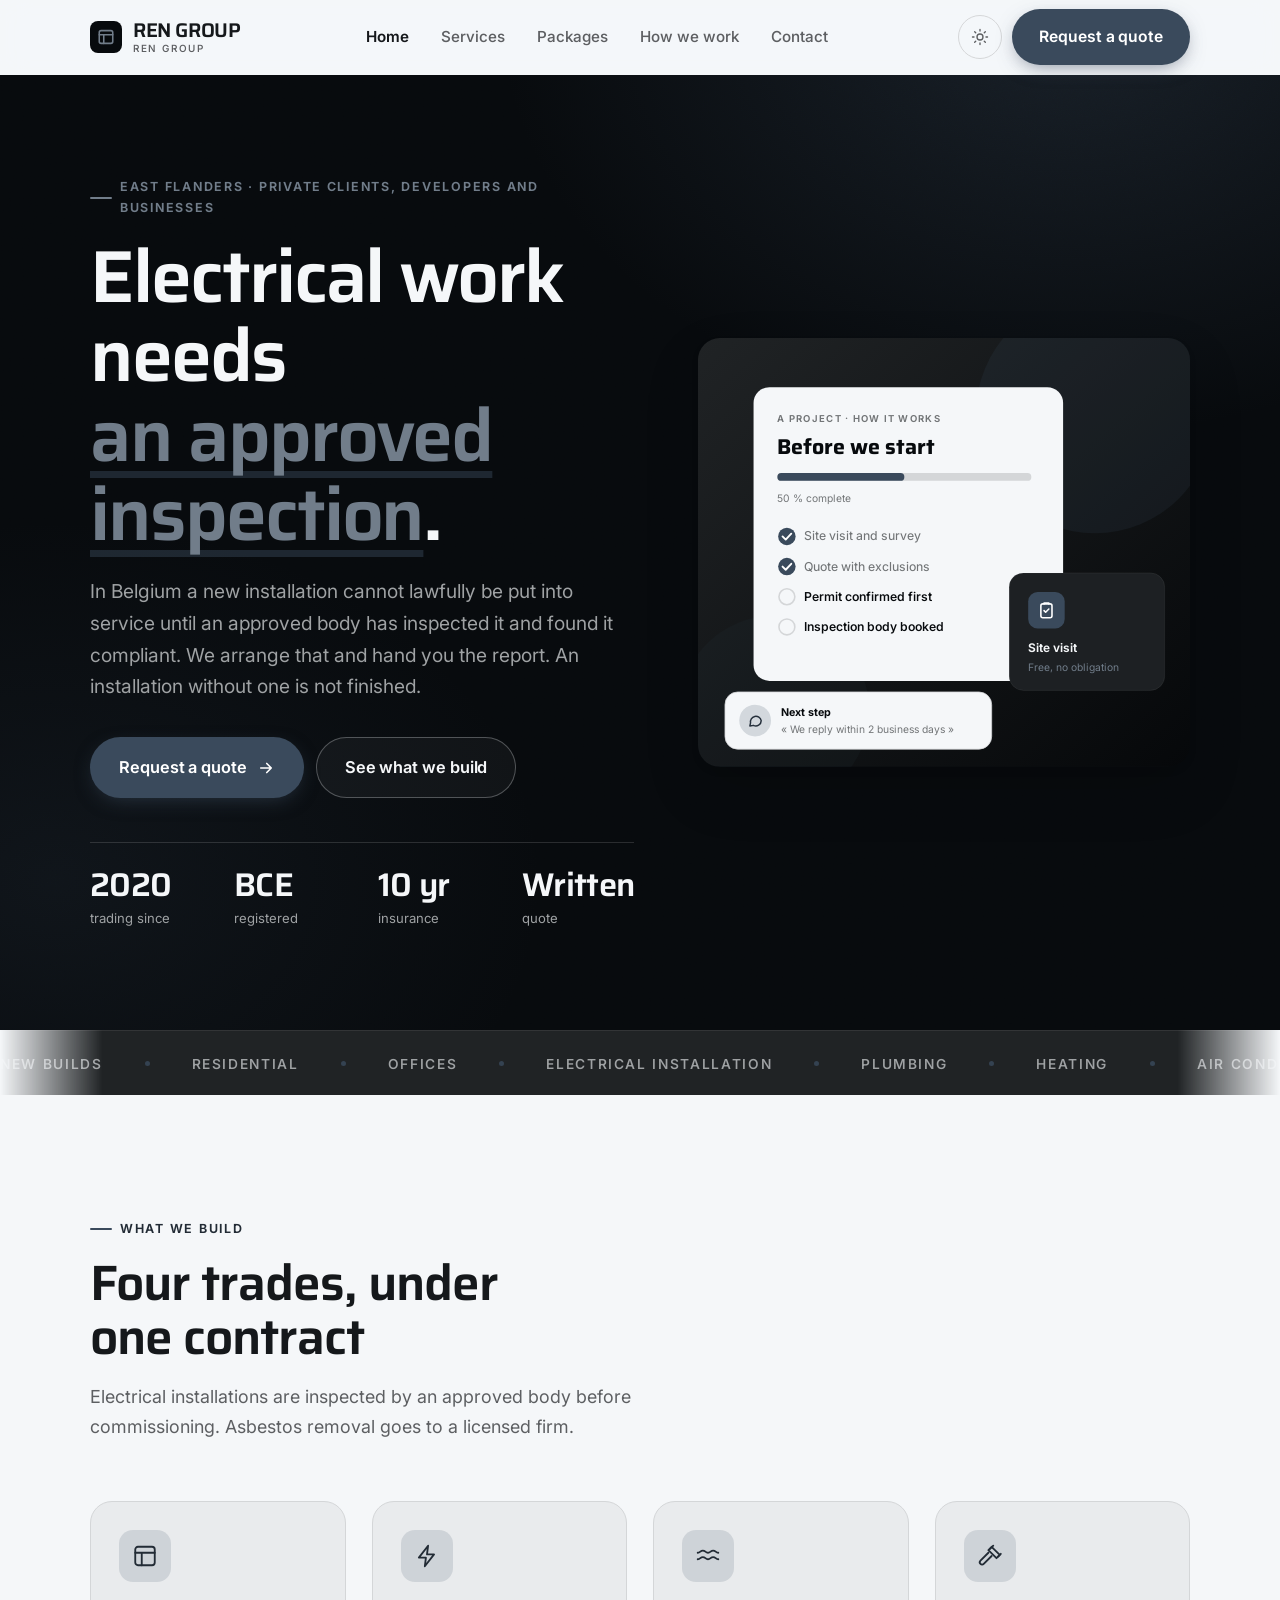
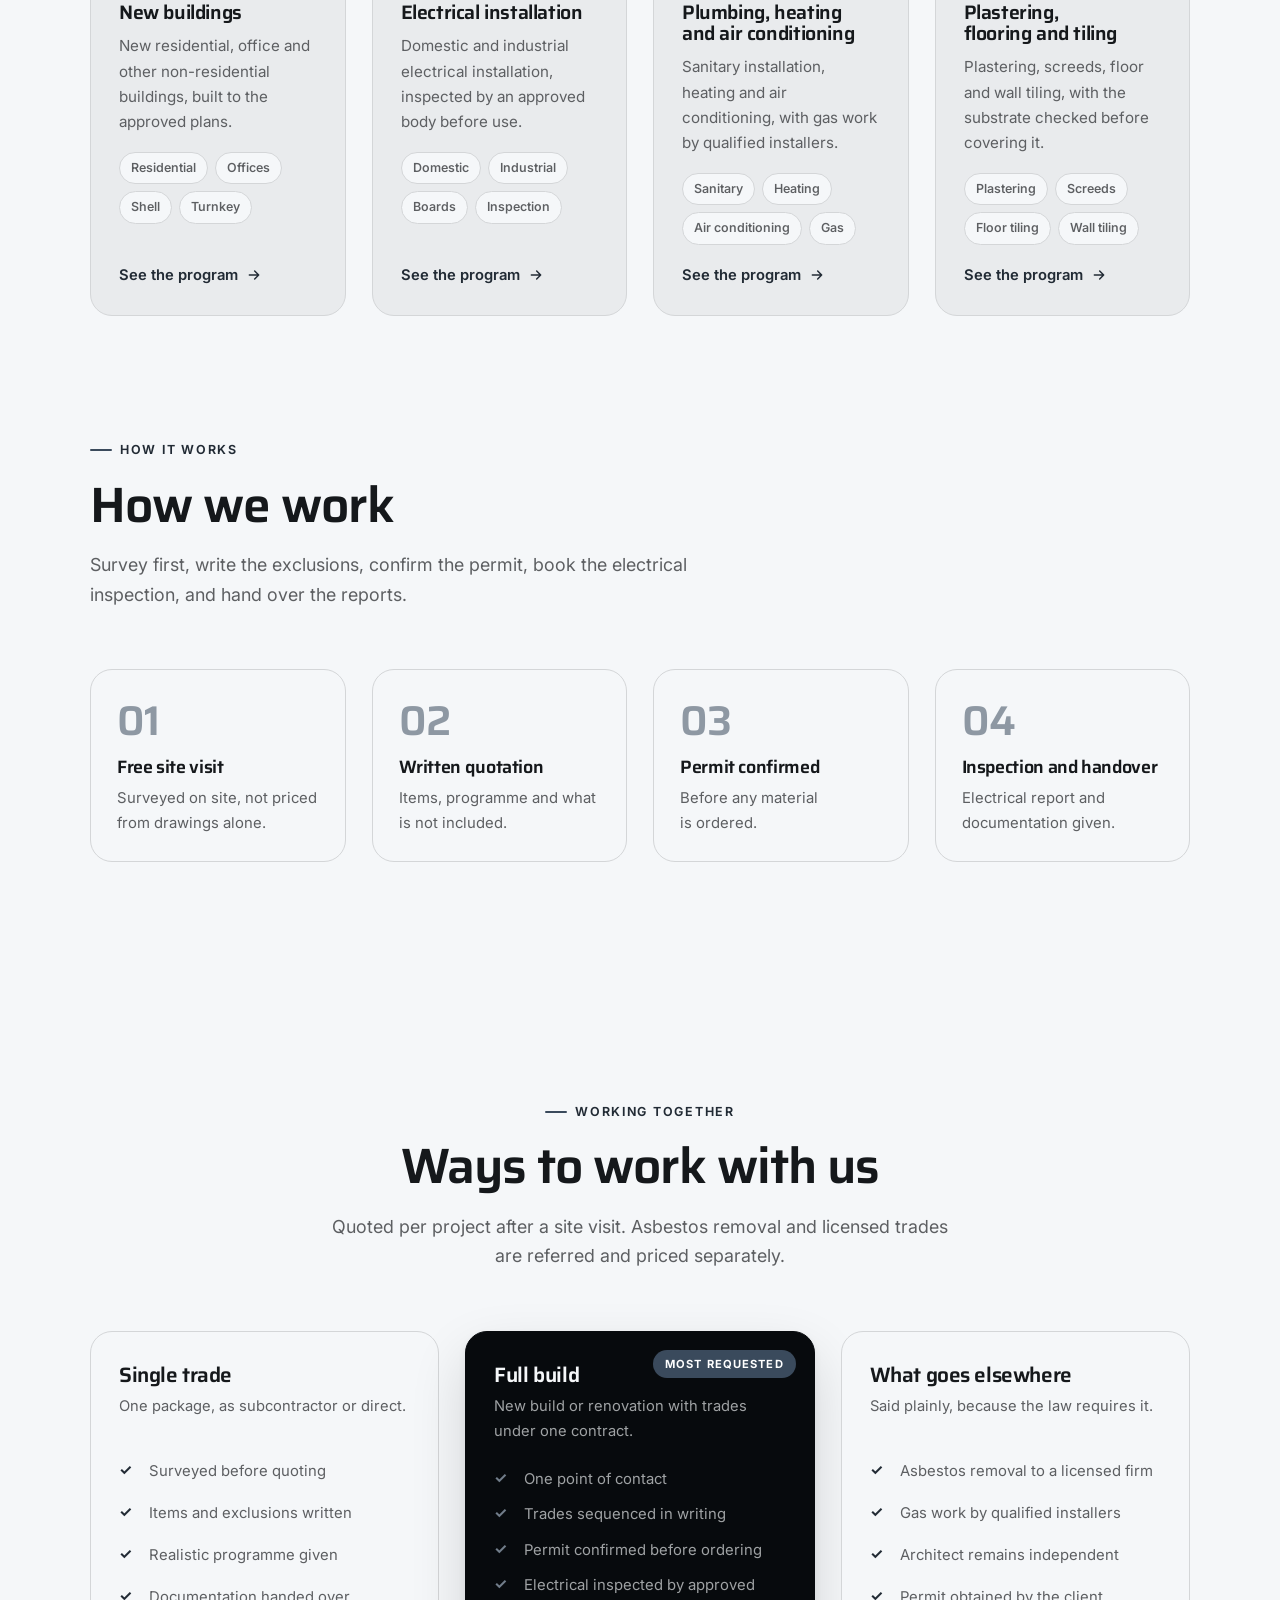
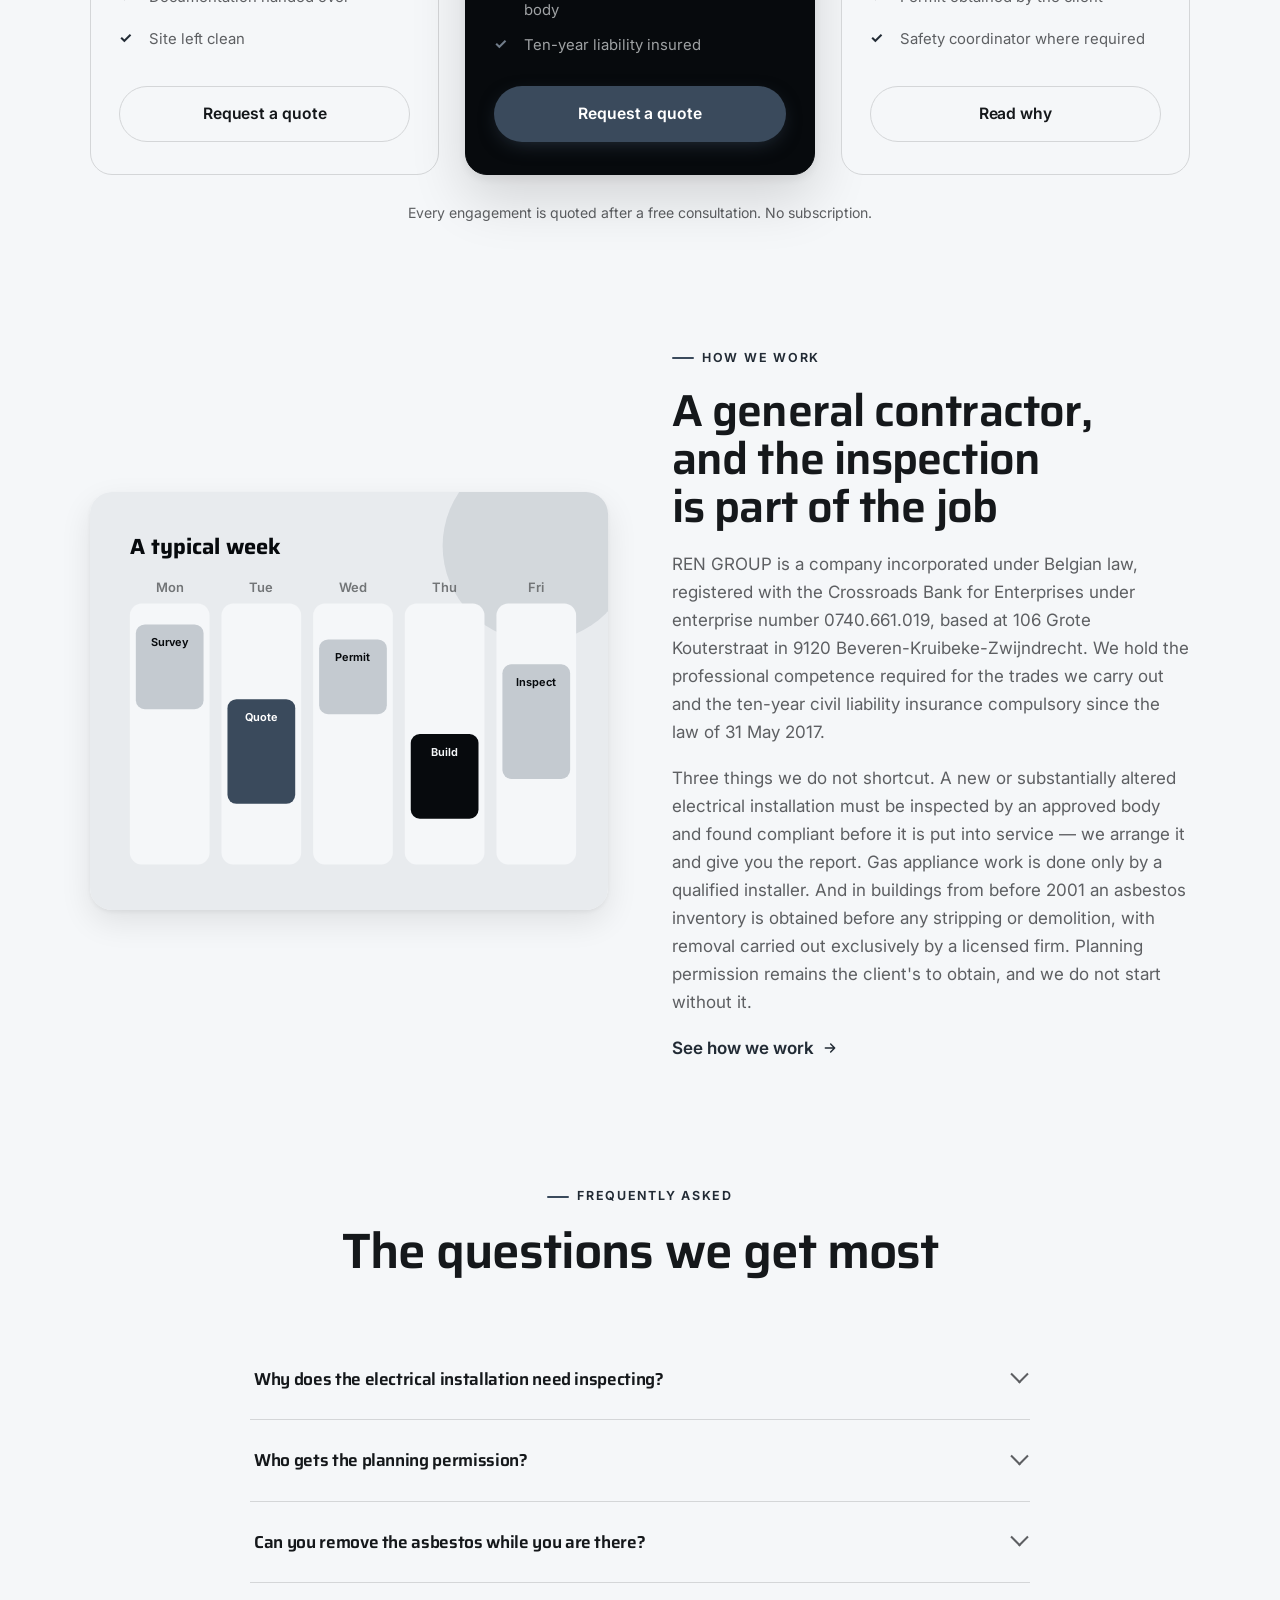
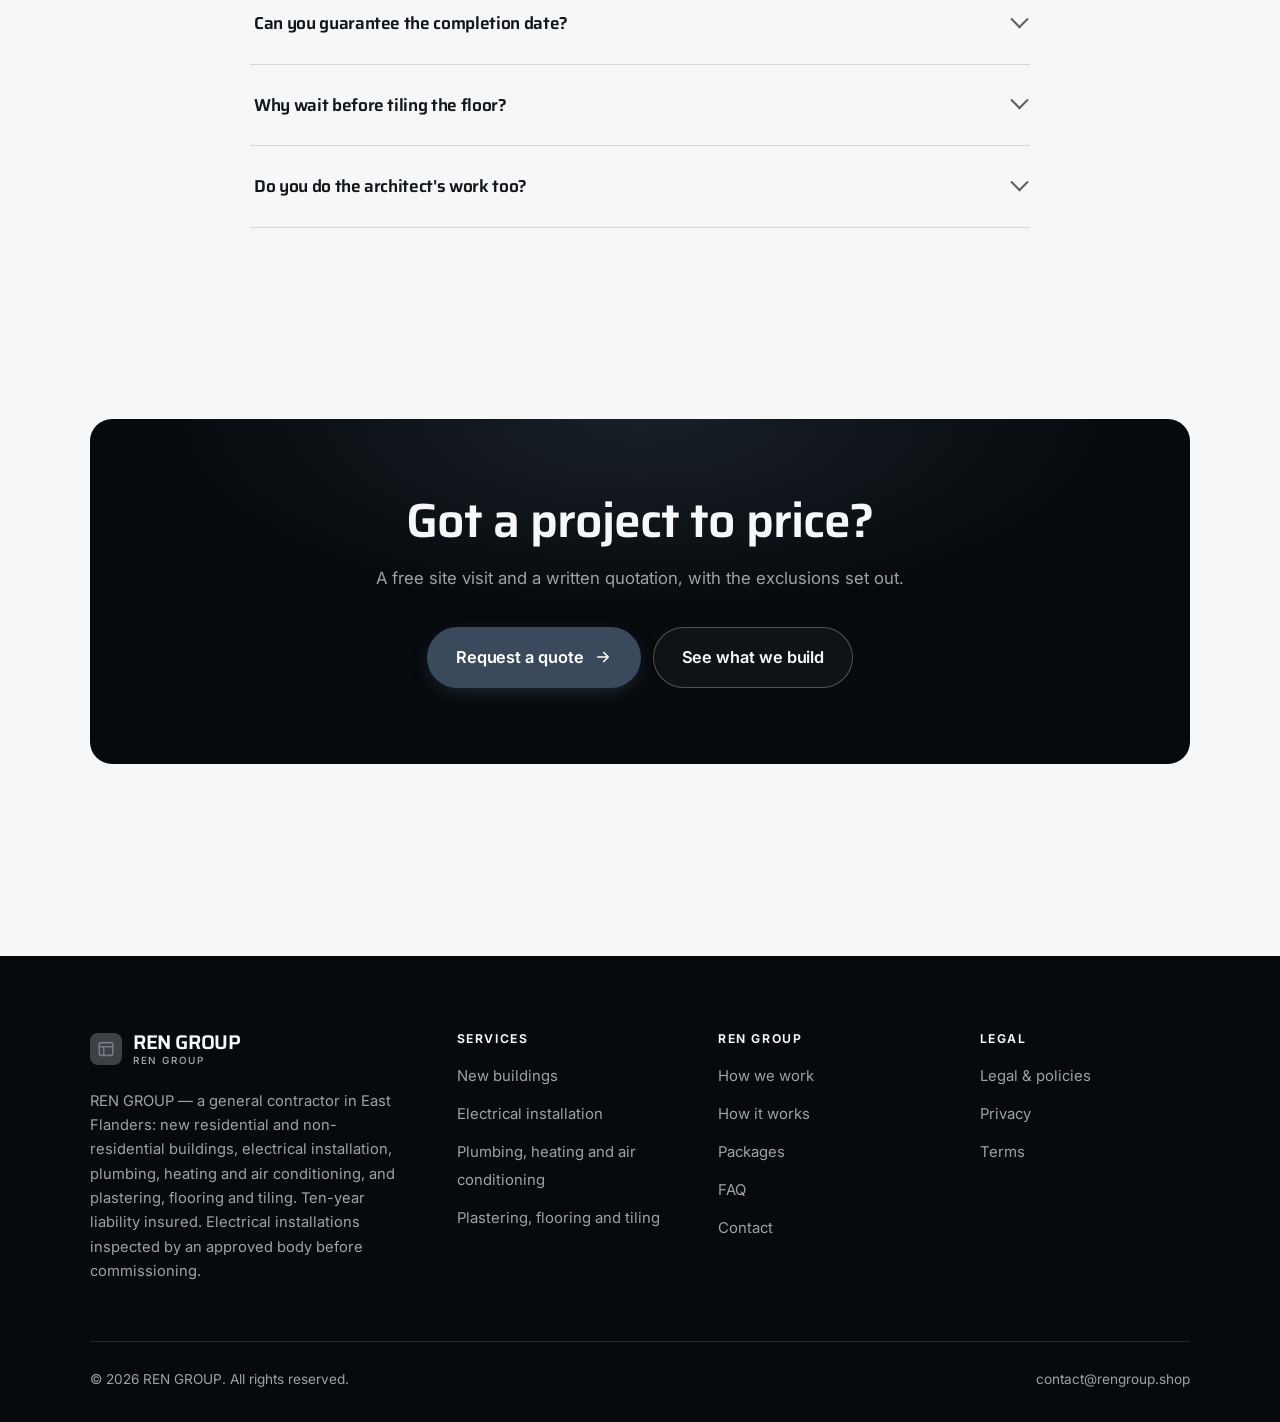
<file: index.html>
<!DOCTYPE html>
<html lang="en" class="no-js">
<head>
<meta charset="utf-8">
<meta name="viewport" content="width=device-width, initial-scale=1">
<title>REN GROUP — general contractor in East Flanders</title>
<meta name="description" content="REN GROUP, a general contractor near Beveren: new residential and non-residential buildings, electrical installation, plumbing and heating, and plastering, flooring and tiling.">
<link rel="canonical" href="https://rengroup.shop/">

<meta property="og:type" content="website">
<meta property="og:url" content="https://rengroup.shop/">
<meta property="og:site_name" content="REN GROUP">
<meta property="og:locale" content="en_US">
<meta property="og:title" content="REN GROUP — general contractor in East Flanders">
<meta property="og:description" content="REN GROUP, a general contractor near Beveren: new residential and non-residential buildings, electrical installation, plumbing and heating, and plastering, flooring and tiling.">
<meta name="theme-color" content="#070a0d">

<link rel="icon" href="assets/img/favicon.svg" type="image/svg+xml">
<link rel="preconnect" href="https://fonts.googleapis.com">
<link rel="preconnect" href="https://fonts.gstatic.com" crossorigin>
<link rel="stylesheet" href="https://fonts.googleapis.com/css2?family=Saira:wght@400;500;600;700&family=Inter:wght@400..700&display=swap">
<link rel="stylesheet" href="assets/css/style.css">

<!-- Thème appliqué avant le premier rendu (évite le flash) -->
<script>
document.documentElement.classList.remove('no-js');
(function(){try{var t=localStorage.getItem('site-theme');if(t){document.documentElement.setAttribute('data-theme',t);}}catch(e){}})();
</script>
<script type="application/ld+json">
{
  "@context": "https://schema.org",
  "@type": "Organization",
  "name": "REN GROUP",
  "url": "https://rengroup.shop/",
  "email": "contact@rengroup.shop",
  "description": "REN GROUP, a general contractor near Beveren: new residential and non-residential buildings, electrical installation, plumbing and heating, and plastering, flooring and tiling.",
  "areaServed": "US",
  "knowsLanguage": "en"
}
</script>
</head>

<body>
<a class="skip-link" href="#main">Skip to main content</a>

<header class="site-header">
  <nav class="wrap nav" aria-label="Main navigation">
    <a class="brand" href="index.html">
      <svg class="brand__mark" viewBox="0 0 64 64" aria-hidden="true">
        <rect class="bm-bg" width="64" height="64" rx="16"/>
        <g class="bm-ic" transform="translate(14 14) scale(1.5)" fill="none" stroke-width="2.1" stroke-linecap="round" stroke-linejoin="round"><rect x="3" y="3.5" width="18" height="17" rx="2.5"/><path d="M3 9h18M9 9v11.5"/></g>
      </svg>
      <span>REN GROUP<span class="brand__sub">REN GROUP</span></span>
    </a>

    <ul class="nav__links" id="nav-links">
      <li><a href="index.html" aria-current="page">Home</a></li>
      <li><a href="programs.html">Services</a></li>
      <li><a href="index.html#pricing">Packages</a></li>
      <li><a href="about.html">How we work</a></li>
      <li><a href="contact.html">Contact</a></li>
      <li><a class="btn btn--primary" href="contact.html">Request a quote</a></li>
    </ul>

    <div class="nav__cta">
      <button class="theme-toggle" type="button" aria-label="Switch to dark theme">
        <svg class="icon-sun" viewBox="0 0 24 24" fill="none" stroke="currentColor" stroke-width="1.8" stroke-linecap="round" aria-hidden="true"><circle cx="12" cy="12" r="4"/><path d="M12 2v2m0 16v2M2 12h2m16 0h2M4.9 4.9l1.4 1.4m11.4 11.4 1.4 1.4M19.1 4.9l-1.4 1.4M6.3 17.7l-1.4 1.4"/></svg>
        <svg class="icon-moon" viewBox="0 0 24 24" fill="none" stroke="currentColor" stroke-width="1.8" stroke-linecap="round" stroke-linejoin="round" aria-hidden="true"><path d="M21 12.8A9 9 0 1 1 11.2 3a7 7 0 0 0 9.8 9.8z"/></svg>
      </button>
      <a class="btn btn--primary" href="contact.html">Request a quote</a>
      <button class="nav__toggle" type="button" aria-expanded="false" aria-controls="nav-links" aria-label="Open menu">
        <svg class="icon-open" viewBox="0 0 24 24" fill="none" stroke="currentColor" stroke-width="2" stroke-linecap="round" aria-hidden="true"><path d="M3 6h18M3 12h18M3 18h18"/></svg>
        <svg class="icon-close" viewBox="0 0 24 24" fill="none" stroke="currentColor" stroke-width="2" stroke-linecap="round" aria-hidden="true"><path d="M6 6l12 12M18 6L6 18"/></svg>
      </button>
    </div>
  </nav>
</header>

<main id="main">

<section class="hero">
  <div class="wrap hero__inner">
    <div>
      <span class="eyebrow hero__eyebrow">East Flanders · Private clients, developers and businesses</span>
      <h1>Electrical work needs<br> <em>an approved inspection</em>.</h1>
      <p class="hero__lede">In Belgium a new installation cannot lawfully be put into service until an approved body has inspected it and found it compliant. We arrange that and hand you the report. An installation without one is not finished.</p>

      <div class="hero__actions">
        <a class="btn btn--primary btn--lg" href="contact.html">Request a quote <svg viewBox="0 0 24 24" fill="none" stroke="currentColor" stroke-width="2.2" stroke-linecap="round" stroke-linejoin="round" aria-hidden="true"><path d="M5 12h14M13 6l6 6-6 6"/></svg></a>
        <a class="btn btn--on-dark btn--lg" href="programs.html">See what we build</a>
      </div>

      <ul class="hero__proof">
        <li><span class="stat__num">2020</span><span class="stat__label">trading since</span></li>
        <li><span class="stat__num">BCE</span><span class="stat__label">registered</span></li>
        <li><span class="stat__num">10 yr</span><span class="stat__label">insurance</span></li>
        <li><span class="stat__num">Written</span><span class="stat__label">quote</span></li>
      </ul>
    </div>

    <div class="hero__art">
      <svg viewBox="0 0 620 540" role="img" aria-label="How a project with REN GROUP works, from site visit to approved electrical inspection.">
        <defs>
          <linearGradient id="hbg" x1="0" y1="0" x2="1" y2="1">
            <stop offset="0" stop-color="#202325"/><stop offset="1" stop-color="#06080a"/>
          </linearGradient>
        </defs>
        <rect width="620" height="540" rx="22" fill="url(#hbg)"/>
        <circle cx="500" cy="96" r="150" fill="#3a4a5c" opacity=".16"/>
        <circle cx="96" cy="470" r="120" fill="#3a4a5c" opacity=".08"/>

        <g style="font-family: var(--font-body)">
          <!-- Carte programme -->
          <rect x="70" y="62" width="390" height="370" rx="20" fill="#f5f7f9"/>
          <text x="100" y="106" font-size="12" font-weight="650" letter-spacing="1.6" fill="#727577">A PROJECT · HOW IT WORKS</text>
          <text x="100" y="146" font-size="27" font-weight="700" fill="#070a0d" style="font-family: var(--font-display)">Before we start</text>
          <rect x="100" y="170" width="320" height="10" rx="5" fill="#d4d6d8"/>
          <rect x="100" y="170" width="160" height="10" rx="5" fill="#3a4a5c"/>
          <text x="100" y="206" font-size="13" fill="#727577">50 % complete</text>
          <circle cx="112" cy="250" r="11" fill="#3a4a5c"/><path d="M106.5 250l4 4 7-7.5" fill="none" stroke="#ffffff" stroke-width="2.4" stroke-linecap="round" stroke-linejoin="round"/><text x="134" y="255" font-size="15.5" fill="#727577" font-weight="450">Site visit and survey</text>
          <circle cx="112" cy="288" r="11" fill="#3a4a5c"/><path d="M106.5 288l4 4 7-7.5" fill="none" stroke="#ffffff" stroke-width="2.4" stroke-linecap="round" stroke-linejoin="round"/><text x="134" y="293" font-size="15.5" fill="#727577" font-weight="450">Quote with exclusions</text>
          <circle cx="112" cy="326" r="10" fill="none" stroke="#d4d6d8" stroke-width="2"/><text x="134" y="331" font-size="15.5" fill="#070a0d" font-weight="560">Permit confirmed first</text>
          <circle cx="112" cy="364" r="10" fill="none" stroke="#d4d6d8" stroke-width="2"/><text x="134" y="369" font-size="15.5" fill="#070a0d" font-weight="560">Inspection body booked</text>

          <!-- Carte séance -->
          <rect x="392" y="296" width="196" height="148" rx="18" fill="#1d2023" stroke="#ffffff" stroke-opacity=".08"/>
          <rect x="416" y="320" width="46" height="46" rx="12" fill="#3a4a5c"/>
          <g transform="translate(427 331)" fill="none" stroke="#ffffff" color="#ffffff" stroke-width="2" stroke-linecap="round" stroke-linejoin="round"><rect x="5" y="4" width="14" height="17.5" rx="2.5"/><path d="M9 4V3h6v1M9 12.5l2 2 4-4"/></g>
          <text x="416" y="396" font-size="15" font-weight="650" fill="#f5f7f9">Site visit</text>
          <text x="416" y="420" font-size="13" fill="#717d8a">Free, no obligation</text>

          <!-- Retour du coach -->
          <rect x="34" y="446" width="336" height="72" rx="16" fill="#f5f7f9" stroke="#d4d6d8"/>
          <circle cx="72" cy="482" r="20" fill="#d3d8dd"/>
          <g transform="translate(62 472) scale(.84)" fill="none" stroke="#26303c" stroke-width="2.2" stroke-linecap="round" stroke-linejoin="round"><path d="M21 12a8 8 0 0 1-11.6 7.1L4 20l1-4.6A8 8 0 1 1 21 12z"/></g>
          <text x="104" y="476" font-size="13.5" font-weight="700" fill="#070a0d">Next step</text>
          <text x="104" y="498" font-size="13" fill="#727577">« We reply within 2 business days »</text>
        </g>
      </svg>
    </div>
  </div>
</section>

<div class="marquee" aria-hidden="true">
  <div class="marquee__track"><span>New builds</span><span>Residential</span><span>Offices</span><span>Electrical installation</span><span>Plumbing</span><span>Heating</span><span>Air conditioning</span><span>Plastering</span><span>Flooring</span><span>Tiling</span><span>New builds</span><span>Residential</span><span>Offices</span><span>Electrical installation</span><span>Plumbing</span><span>Heating</span><span>Air conditioning</span><span>Plastering</span><span>Flooring</span><span>Tiling</span></div>
</div>

<section class="section wrap" id="programs">
  <div class="section-head reveal">
    <span class="eyebrow">What we build</span>
    <h2>Four trades, under one contract</h2>
    <p>Electrical installations are inspected by an approved body before commissioning. Asbestos removal goes to a licensed firm.</p>
  </div>
  <div class="grid grid--4 reveal-group">
    <a class="card" href="programs.html#newbuild">
      <div class="card__icon"><svg viewBox="0 0 24 24" fill="none" stroke="currentColor" stroke-width="1.7" stroke-linecap="round" stroke-linejoin="round" aria-hidden="true"><rect x="3" y="3.5" width="18" height="17" rx="2.5"/><path d="M3 9h18M9 9v11.5"/></svg></div>
      <h3>New buildings</h3>
      <p>New residential, office and other non-residential buildings, built to the approved plans.</p>
      <ul class="tags"><li>Residential</li><li>Offices</li><li>Shell</li><li>Turnkey</li></ul>
      <span class="arrow-link">See the program <svg viewBox="0 0 24 24" fill="none" stroke="currentColor" stroke-width="2.2" stroke-linecap="round" stroke-linejoin="round" aria-hidden="true"><path d="M5 12h14M13 6l6 6-6 6"/></svg></span>
    </a>
    <a class="card" href="programs.html#electrical">
      <div class="card__icon"><svg viewBox="0 0 24 24" fill="none" stroke="currentColor" stroke-width="1.7" stroke-linecap="round" stroke-linejoin="round" aria-hidden="true"><path d="M13 2.5 4.5 13.5H11l-1 8 8.5-11H12z"/></svg></div>
      <h3>Electrical installation</h3>
      <p>Domestic and industrial electrical installation, inspected by an approved body before use.</p>
      <ul class="tags"><li>Domestic</li><li>Industrial</li><li>Boards</li><li>Inspection</li></ul>
      <span class="arrow-link">See the program <svg viewBox="0 0 24 24" fill="none" stroke="currentColor" stroke-width="2.2" stroke-linecap="round" stroke-linejoin="round" aria-hidden="true"><path d="M5 12h14M13 6l6 6-6 6"/></svg></span>
    </a>
    <a class="card" href="programs.html#plumbing">
      <div class="card__icon"><svg viewBox="0 0 24 24" fill="none" stroke="currentColor" stroke-width="1.7" stroke-linecap="round" stroke-linejoin="round" aria-hidden="true"><path d="M2.5 9c2.4 0 2.4-2 4.75-2s2.4 2 4.75 2 2.4-2 4.75-2 2.4 2 4.75 2M2.5 15c2.4 0 2.4-2 4.75-2s2.4 2 4.75 2 2.4-2 4.75-2 2.4 2 4.75 2"/></svg></div>
      <h3>Plumbing, heating and air conditioning</h3>
      <p>Sanitary installation, heating and air conditioning, with gas work by qualified installers.</p>
      <ul class="tags"><li>Sanitary</li><li>Heating</li><li>Air conditioning</li><li>Gas</li></ul>
      <span class="arrow-link">See the program <svg viewBox="0 0 24 24" fill="none" stroke="currentColor" stroke-width="2.2" stroke-linecap="round" stroke-linejoin="round" aria-hidden="true"><path d="M5 12h14M13 6l6 6-6 6"/></svg></span>
    </a>
    <a class="card" href="programs.html#finishing">
      <div class="card__icon"><svg viewBox="0 0 24 24" fill="none" stroke="currentColor" stroke-width="1.7" stroke-linecap="round" stroke-linejoin="round" aria-hidden="true"><path d="M13.5 3.5 21 11l-3 3-7.5-7.5z"/><path d="M10.5 9 3.2 16.3a2.1 2.1 0 0 0 3 3L13.5 12"/><path d="M15 2.5 12 5.5M19.5 12.5 22 10"/></svg></div>
      <h3>Plastering, flooring and tiling</h3>
      <p>Plastering, screeds, floor and wall tiling, with the substrate checked before covering it.</p>
      <ul class="tags"><li>Plastering</li><li>Screeds</li><li>Floor tiling</li><li>Wall tiling</li></ul>
      <span class="arrow-link">See the program <svg viewBox="0 0 24 24" fill="none" stroke="currentColor" stroke-width="2.2" stroke-linecap="round" stroke-linejoin="round" aria-hidden="true"><path d="M5 12h14M13 6l6 6-6 6"/></svg></span>
    </a>
  </div>
</section>

<section class="section section--flush wrap" id="how-it-works">
  <div class="section-head reveal">
    <span class="eyebrow">How it works</span>
    <h2>How we work</h2>
    <p>Survey first, write the exclusions, confirm the permit, book the electrical inspection, and hand over the reports.</p>
  </div>
  <div class="grid grid--4 steps reveal-group">
    <article class="step">
      <h3>Free site visit</h3>
      <p>Surveyed on site, not priced from drawings alone.</p>
    </article>
    <article class="step">
      <h3>Written quotation</h3>
      <p>Items, programme and what is not included.</p>
    </article>
    <article class="step">
      <h3>Permit confirmed</h3>
      <p>Before any material is ordered.</p>
    </article>
    <article class="step">
      <h3>Inspection and handover</h3>
      <p>Electrical report and documentation given.</p>
    </article>
  </div>
</section>

<section class="section wrap" id="pricing">
  <div class="section-head section-head--center reveal">
    <span class="eyebrow">Working together</span>
    <h2>Ways to work with us</h2>
    <p>Quoted per project after a site visit. Asbestos removal and licensed trades are referred and priced separately.</p>
  </div>
  <div class="grid grid--3 plans reveal-group">
    <article class="plan">
      
      <h3>Single trade</h3>
      <p class="plan__desc">One package, as subcontractor or direct.</p>
      
      <ul class="plan__features">
        <li>Surveyed before quoting</li>
        <li>Items and exclusions written</li>
        <li>Realistic programme given</li>
        <li>Documentation handed over</li>
        <li>Site left clean</li>
      </ul>
      <a class="btn btn--ghost btn--block" href="contact.html">Request a quote</a>
    </article>
    <article class="plan plan--featured">
      <span class="plan__tag">Most requested</span>
      <h3>Full build</h3>
      <p class="plan__desc">New build or renovation with trades under one contract.</p>
      
      <ul class="plan__features">
        <li>One point of contact</li>
        <li>Trades sequenced in writing</li>
        <li>Permit confirmed before ordering</li>
        <li>Electrical inspected by approved body</li>
        <li>Ten-year liability insured</li>
      </ul>
      <a class="btn btn--primary btn--block" href="contact.html">Request a quote</a>
    </article>
    <article class="plan">
      
      <h3>What goes elsewhere</h3>
      <p class="plan__desc">Said plainly, because the law requires it.</p>
      
      <ul class="plan__features">
        <li>Asbestos removal to a licensed firm</li>
        <li>Gas work by qualified installers</li>
        <li>Architect remains independent</li>
        <li>Permit obtained by the client</li>
        <li>Safety coordinator where required</li>
      </ul>
      <a class="btn btn--ghost btn--block" href="contact.html">Read why</a>
    </article>
  </div>
  <p class="plans-note">Every engagement is quoted after a free consultation. No subscription.</p>
</section>

<section class="section section--flush wrap">
  <div class="split reveal">
    <div class="split__art">
      <svg viewBox="0 0 520 420" role="img" aria-label="Example of a typical week: Survey, Quote, Permit, Build, Inspect.">
        <rect width="520" height="420" rx="20" fill="#e8ebee"/>
        <circle cx="450" cy="54" r="96" fill="#3a4a5c" opacity=".12"/>
        <g style="font-family: var(--font-body)">
        <text x="40" y="62" font-size="22" font-weight="700" fill="#070a0d" style="font-family: var(--font-display)">A typical week</text>
        <text x="80" y="100" text-anchor="middle" font-size="13" font-weight="600" fill="#727577">Mon</text>
        <rect x="40" y="112" width="80" height="262" rx="12" fill="#f5f7f9"/>
        <rect x="46" y="133" width="68" height="85" rx="9" fill="#c4cad0"/>
        <text x="80" y="155" text-anchor="middle" font-size="11" font-weight="650" fill="#070a0d">Survey</text>
        <text x="172" y="100" text-anchor="middle" font-size="13" font-weight="600" fill="#727577">Tue</text>
        <rect x="132" y="112" width="80" height="262" rx="12" fill="#f5f7f9"/>
        <rect x="138" y="208" width="68" height="105" rx="9" fill="#3a4a5c"/>
        <text x="172" y="230" text-anchor="middle" font-size="11" font-weight="650" fill="#ffffff">Quote</text>
        <text x="264" y="100" text-anchor="middle" font-size="13" font-weight="600" fill="#727577">Wed</text>
        <rect x="224" y="112" width="80" height="262" rx="12" fill="#f5f7f9"/>
        <rect x="230" y="148" width="68" height="75" rx="9" fill="#c4cad0"/>
        <text x="264" y="170" text-anchor="middle" font-size="11" font-weight="650" fill="#070a0d">Permit</text>
        <text x="356" y="100" text-anchor="middle" font-size="13" font-weight="600" fill="#727577">Thu</text>
        <rect x="316" y="112" width="80" height="262" rx="12" fill="#f5f7f9"/>
        <rect x="322" y="243" width="68" height="85" rx="9" fill="#070a0d"/>
        <text x="356" y="265" text-anchor="middle" font-size="11" font-weight="650" fill="#f5f7f9">Build</text>
        <text x="448" y="100" text-anchor="middle" font-size="13" font-weight="600" fill="#727577">Fri</text>
        <rect x="408" y="112" width="80" height="262" rx="12" fill="#f5f7f9"/>
        <rect x="414" y="173" width="68" height="115" rx="9" fill="#c4cad0"/>
        <text x="448" y="195" text-anchor="middle" font-size="11" font-weight="650" fill="#070a0d">Inspect</text>
        </g>
      </svg>
    </div>
    <div>
      <span class="eyebrow">How we work</span>
      <h2>A general contractor, and the inspection is part of the job</h2>
      <p>REN GROUP is a company incorporated under Belgian law, registered with the Crossroads Bank for Enterprises under enterprise number 0740.661.019, based at 106 Grote Kouterstraat in 9120 Beveren-Kruibeke-Zwijndrecht. We hold the professional competence required for the trades we carry out and the ten-year civil liability insurance compulsory since the law of 31 May 2017.</p>
      <p>Three things we do not shortcut. A new or substantially altered electrical installation must be inspected by an approved body and found compliant before it is put into service — we arrange it and give you the report. Gas appliance work is done only by a qualified installer. And in buildings from before 2001 an asbestos inventory is obtained before any stripping or demolition, with removal carried out exclusively by a licensed firm. Planning permission remains the client's to obtain, and we do not start without it.</p>
      <p><a class="arrow-link" href="about.html">See how we work <svg viewBox="0 0 24 24" fill="none" stroke="currentColor" stroke-width="2.2" stroke-linecap="round" stroke-linejoin="round" aria-hidden="true"><path d="M5 12h14M13 6l6 6-6 6"/></svg></a></p>
    </div>
  </div>
</section>

<section class="section section--flush wrap" id="faq">
  <div class="section-head section-head--center reveal">
    <span class="eyebrow">Frequently asked</span>
    <h2>The questions we get most</h2>
  </div>
  <div class="faq reveal">
    <details>
      <summary>Why does the electrical installation need inspecting?</summary>
      <p>Because Belgian law requires an approved inspection body to find a new or substantially altered installation compliant before it is put into service. Without that report you cannot lawfully use it and an insurer may decline a claim.</p>
    </details>
    <details>
      <summary>Who gets the planning permission?</summary>
      <p>You do, with your architect, unless we agree otherwise in writing. We check whether the works need one and we do not start before it is granted — a site stopped by the commune is an expensive way to save a week.</p>
    </details>
    <details>
      <summary>Can you remove the asbestos while you are there?</summary>
      <p>No. Removal is reserved to firms licensed for asbestos work. For buildings from before 2001 we obtain an inventory before stripping and stop if anything is found.</p>
    </details>
    <details>
      <summary>Can you guarantee the completion date?</summary>
      <p>We give a realistic programme and tell you when it moves. Weather, material delays and programme changes shift a build, and promising a fixed date regardless simply means working badly to meet it.</p>
    </details>
    <details>
      <summary>Why wait before tiling the floor?</summary>
      <p>Because a screed that is still drying will fail whatever is laid on it. We measure the moisture content rather than guessing from how it looks, which occasionally means waiting longer than anyone wants.</p>
    </details>
    <details>
      <summary>Do you do the architect's work too?</summary>
      <p>No. In Belgium the architect's mission is incompatible with the contractor's on the same works, so your architect stays independent of us. That separation protects you.</p>
    </details>
  </div>
</section>

<section class="wrap section--tight">
  <div class="cta-band reveal">
    <h2>Got a project to price?</h2>
    <p>A free site visit and a written quotation, with the exclusions set out.</p>
    <div class="hero__actions">
      <a class="btn btn--primary btn--lg" href="contact.html">Request a quote <svg viewBox="0 0 24 24" fill="none" stroke="currentColor" stroke-width="2.2" stroke-linecap="round" stroke-linejoin="round" aria-hidden="true"><path d="M5 12h14M13 6l6 6-6 6"/></svg></a>
      <a class="btn btn--on-dark btn--lg" href="programs.html">See what we build</a>
    </div>
  </div>
</section>

</main>

<footer class="site-footer">
  <div class="wrap">
    <div class="footer__grid">
      <div class="footer__brand">
        <a class="brand" href="index.html">
          <svg class="brand__mark" viewBox="0 0 64 64" aria-hidden="true">
        <rect class="bm-bg" width="64" height="64" rx="16"/>
        <g class="bm-ic" transform="translate(14 14) scale(1.5)" fill="none" stroke-width="2.1" stroke-linecap="round" stroke-linejoin="round"><rect x="3" y="3.5" width="18" height="17" rx="2.5"/><path d="M3 9h18M9 9v11.5"/></g>
      </svg>
          <span>REN GROUP<span class="brand__sub">REN GROUP</span></span>
        </a>
        <p>REN GROUP — a general contractor in East Flanders: new residential and non-residential buildings, electrical installation, plumbing, heating and air conditioning, and plastering, flooring and tiling. Ten-year liability insured. Electrical installations inspected by an approved body before commissioning.</p>
      </div>

      <div class="footer__col">
        <h4>Services</h4>
        <ul>
          <li><a href="programs.html#newbuild">New buildings</a></li>
          <li><a href="programs.html#electrical">Electrical installation</a></li>
          <li><a href="programs.html#plumbing">Plumbing, heating and air conditioning</a></li>
          <li><a href="programs.html#finishing">Plastering, flooring and tiling</a></li>
        </ul>
      </div>

      <div class="footer__col">
        <h4>REN GROUP</h4>
        <ul>
          <li><a href="about.html">How we work</a></li>
          <li><a href="index.html#how-it-works">How it works</a></li>
          <li><a href="index.html#pricing">Packages</a></li>
          <li><a href="index.html#faq">FAQ</a></li>
          <li><a href="contact.html">Contact</a></li>
        </ul>
      </div>

      <div class="footer__col">
        <h4>Legal</h4>
        <ul>
          <li><a href="legal.html">Legal &amp; policies</a></li>
          <li><a href="legal.html#privacy">Privacy</a></li>
          <li><a href="legal.html#terms">Terms</a></li>
        </ul>
      </div>
    </div>

    <div class="footer__bottom">
      <p>© <span data-year>2026</span> REN GROUP. All rights reserved.</p>
      <p><a href="mailto:contact@rengroup.shop">contact@rengroup.shop</a></p>
    </div>
  </div>
</footer>

<script src="assets/js/main.js" defer></script>
</body>
</html>
</file>
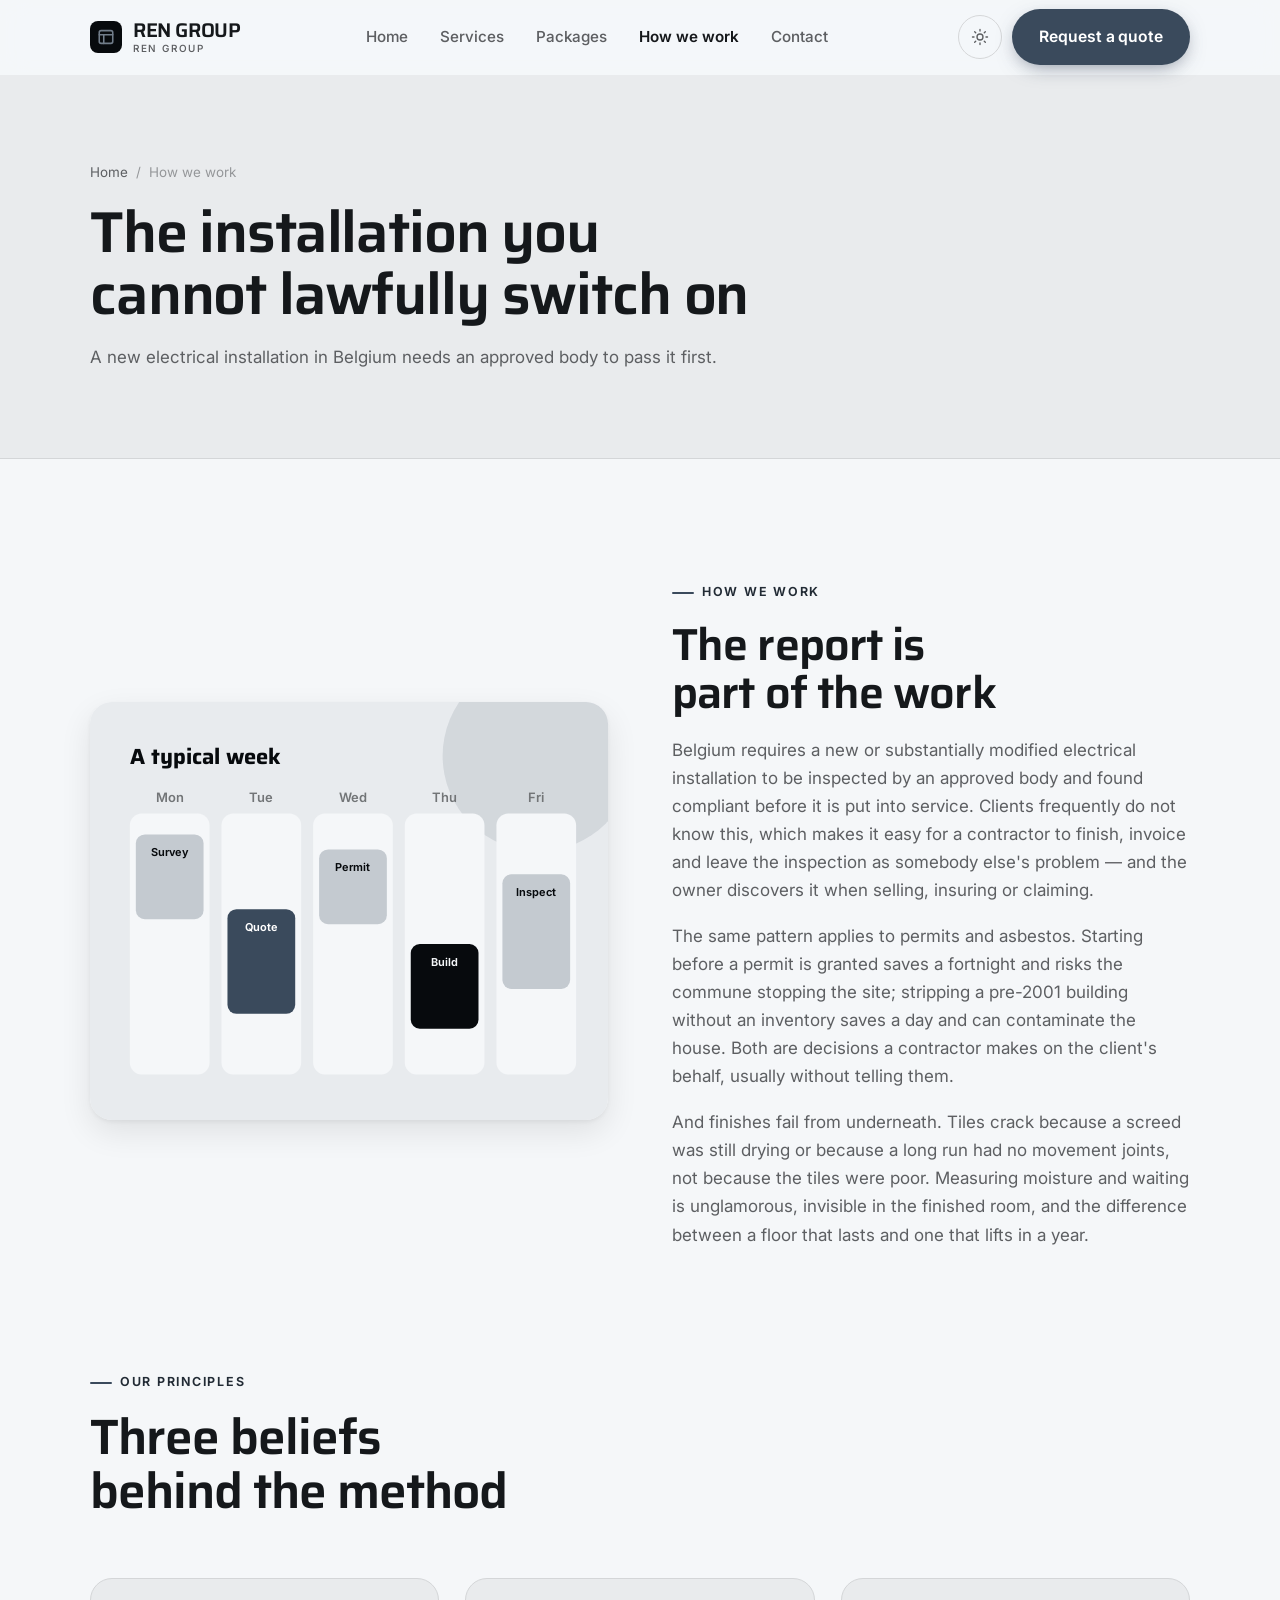
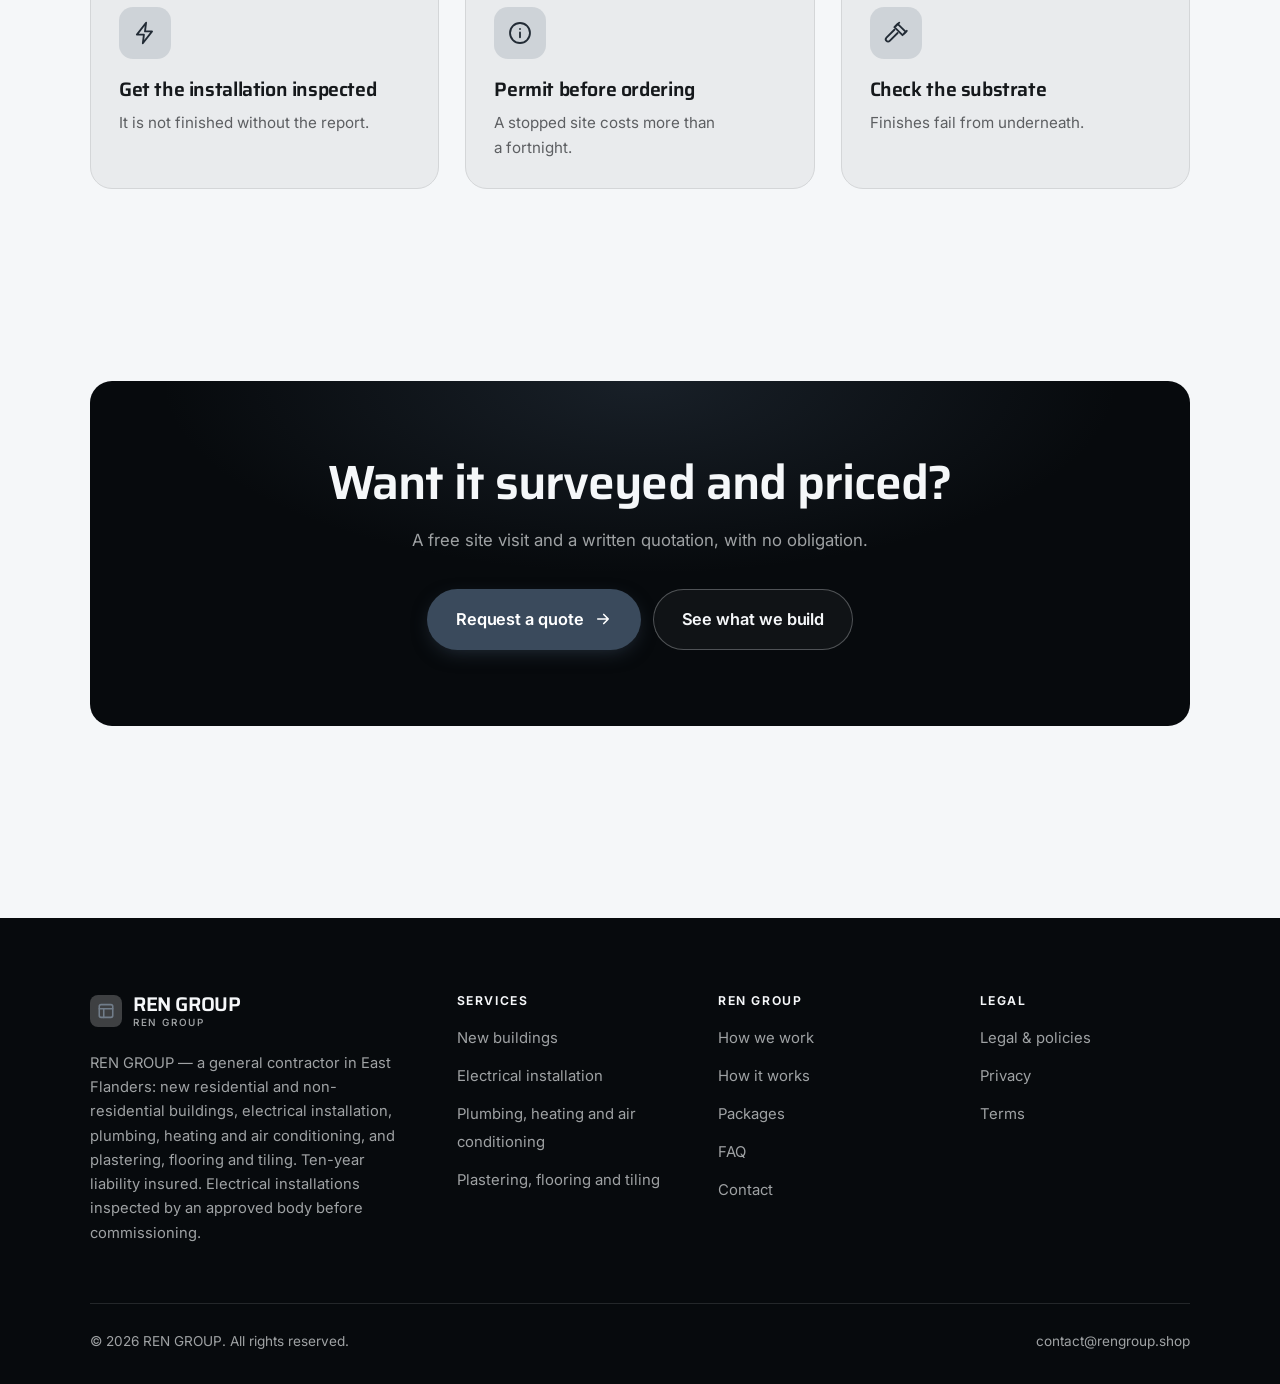
<file: about.html>
<!DOCTYPE html>
<html lang="en" class="no-js">
<head>
<meta charset="utf-8">
<meta name="viewport" content="width=device-width, initial-scale=1">
<title>How we work — REN GROUP</title>
<meta name="description" content="About REN GROUP, a general contractor in East Flanders, enterprise number 0740.661.019.">
<link rel="canonical" href="https://rengroup.shop/about.html">

<meta property="og:type" content="website">
<meta property="og:url" content="https://rengroup.shop/about.html">
<meta property="og:site_name" content="REN GROUP">
<meta property="og:locale" content="en_US">
<meta property="og:title" content="How we work — REN GROUP">
<meta property="og:description" content="About REN GROUP, a general contractor in East Flanders, enterprise number 0740.661.019.">
<meta name="theme-color" content="#070a0d">

<link rel="icon" href="assets/img/favicon.svg" type="image/svg+xml">
<link rel="preconnect" href="https://fonts.googleapis.com">
<link rel="preconnect" href="https://fonts.gstatic.com" crossorigin>
<link rel="stylesheet" href="https://fonts.googleapis.com/css2?family=Saira:wght@400;500;600;700&family=Inter:wght@400..700&display=swap">
<link rel="stylesheet" href="assets/css/style.css">

<!-- Thème appliqué avant le premier rendu (évite le flash) -->
<script>
document.documentElement.classList.remove('no-js');
(function(){try{var t=localStorage.getItem('site-theme');if(t){document.documentElement.setAttribute('data-theme',t);}}catch(e){}})();
</script>
</head>

<body>
<a class="skip-link" href="#main">Skip to main content</a>

<header class="site-header">
  <nav class="wrap nav" aria-label="Main navigation">
    <a class="brand" href="index.html">
      <svg class="brand__mark" viewBox="0 0 64 64" aria-hidden="true">
        <rect class="bm-bg" width="64" height="64" rx="16"/>
        <g class="bm-ic" transform="translate(14 14) scale(1.5)" fill="none" stroke-width="2.1" stroke-linecap="round" stroke-linejoin="round"><rect x="3" y="3.5" width="18" height="17" rx="2.5"/><path d="M3 9h18M9 9v11.5"/></g>
      </svg>
      <span>REN GROUP<span class="brand__sub">REN GROUP</span></span>
    </a>

    <ul class="nav__links" id="nav-links">
      <li><a href="index.html">Home</a></li>
      <li><a href="programs.html">Services</a></li>
      <li><a href="index.html#pricing">Packages</a></li>
      <li><a href="about.html" aria-current="page">How we work</a></li>
      <li><a href="contact.html">Contact</a></li>
      <li><a class="btn btn--primary" href="contact.html">Request a quote</a></li>
    </ul>

    <div class="nav__cta">
      <button class="theme-toggle" type="button" aria-label="Switch to dark theme">
        <svg class="icon-sun" viewBox="0 0 24 24" fill="none" stroke="currentColor" stroke-width="1.8" stroke-linecap="round" aria-hidden="true"><circle cx="12" cy="12" r="4"/><path d="M12 2v2m0 16v2M2 12h2m16 0h2M4.9 4.9l1.4 1.4m11.4 11.4 1.4 1.4M19.1 4.9l-1.4 1.4M6.3 17.7l-1.4 1.4"/></svg>
        <svg class="icon-moon" viewBox="0 0 24 24" fill="none" stroke="currentColor" stroke-width="1.8" stroke-linecap="round" stroke-linejoin="round" aria-hidden="true"><path d="M21 12.8A9 9 0 1 1 11.2 3a7 7 0 0 0 9.8 9.8z"/></svg>
      </button>
      <a class="btn btn--primary" href="contact.html">Request a quote</a>
      <button class="nav__toggle" type="button" aria-expanded="false" aria-controls="nav-links" aria-label="Open menu">
        <svg class="icon-open" viewBox="0 0 24 24" fill="none" stroke="currentColor" stroke-width="2" stroke-linecap="round" aria-hidden="true"><path d="M3 6h18M3 12h18M3 18h18"/></svg>
        <svg class="icon-close" viewBox="0 0 24 24" fill="none" stroke="currentColor" stroke-width="2" stroke-linecap="round" aria-hidden="true"><path d="M6 6l12 12M18 6L6 18"/></svg>
      </button>
    </div>
  </nav>
</header>

<main id="main">

<section class="page-head">
  <div class="wrap">
    <nav class="breadcrumb" aria-label="Breadcrumb">
      <a href="index.html">Home</a><span>/</span><span aria-current="page">How we work</span>
    </nav>
    <h1>The installation you cannot lawfully switch on</h1>
    <p>A new electrical installation in Belgium needs an approved body to pass it first.</p>
  </div>
</section>

<section class="section wrap">
  <div class="split reveal">
    <div class="split__art">
      <svg viewBox="0 0 520 420" role="img" aria-label="Example of a typical week: Survey, Quote, Permit, Build, Inspect.">
        <rect width="520" height="420" rx="20" fill="#e8ebee"/>
        <circle cx="450" cy="54" r="96" fill="#3a4a5c" opacity=".12"/>
        <g style="font-family: var(--font-body)">
        <text x="40" y="62" font-size="22" font-weight="700" fill="#070a0d" style="font-family: var(--font-display)">A typical week</text>
        <text x="80" y="100" text-anchor="middle" font-size="13" font-weight="600" fill="#727577">Mon</text>
        <rect x="40" y="112" width="80" height="262" rx="12" fill="#f5f7f9"/>
        <rect x="46" y="133" width="68" height="85" rx="9" fill="#c4cad0"/>
        <text x="80" y="155" text-anchor="middle" font-size="11" font-weight="650" fill="#070a0d">Survey</text>
        <text x="172" y="100" text-anchor="middle" font-size="13" font-weight="600" fill="#727577">Tue</text>
        <rect x="132" y="112" width="80" height="262" rx="12" fill="#f5f7f9"/>
        <rect x="138" y="208" width="68" height="105" rx="9" fill="#3a4a5c"/>
        <text x="172" y="230" text-anchor="middle" font-size="11" font-weight="650" fill="#ffffff">Quote</text>
        <text x="264" y="100" text-anchor="middle" font-size="13" font-weight="600" fill="#727577">Wed</text>
        <rect x="224" y="112" width="80" height="262" rx="12" fill="#f5f7f9"/>
        <rect x="230" y="148" width="68" height="75" rx="9" fill="#c4cad0"/>
        <text x="264" y="170" text-anchor="middle" font-size="11" font-weight="650" fill="#070a0d">Permit</text>
        <text x="356" y="100" text-anchor="middle" font-size="13" font-weight="600" fill="#727577">Thu</text>
        <rect x="316" y="112" width="80" height="262" rx="12" fill="#f5f7f9"/>
        <rect x="322" y="243" width="68" height="85" rx="9" fill="#070a0d"/>
        <text x="356" y="265" text-anchor="middle" font-size="11" font-weight="650" fill="#f5f7f9">Build</text>
        <text x="448" y="100" text-anchor="middle" font-size="13" font-weight="600" fill="#727577">Fri</text>
        <rect x="408" y="112" width="80" height="262" rx="12" fill="#f5f7f9"/>
        <rect x="414" y="173" width="68" height="115" rx="9" fill="#c4cad0"/>
        <text x="448" y="195" text-anchor="middle" font-size="11" font-weight="650" fill="#070a0d">Inspect</text>
        </g>
      </svg>
    </div>
    <div>
      <span class="eyebrow">How we work</span>
      <h2>The report is part of the work</h2>
      <p>Belgium requires a new or substantially modified electrical installation to be inspected by an approved body and found compliant before it is put into service. Clients frequently do not know this, which makes it easy for a contractor to finish, invoice and leave the inspection as somebody else's problem — and the owner discovers it when selling, insuring or claiming.</p>
      <p>The same pattern applies to permits and asbestos. Starting before a permit is granted saves a fortnight and risks the commune stopping the site; stripping a pre-2001 building without an inventory saves a day and can contaminate the house. Both are decisions a contractor makes on the client's behalf, usually without telling them.</p>
      <p>And finishes fail from underneath. Tiles crack because a screed was still drying or because a long run had no movement joints, not because the tiles were poor. Measuring moisture and waiting is unglamorous, invisible in the finished room, and the difference between a floor that lasts and one that lifts in a year.</p>
      <!--
        TO DO: add a short introduction of the coach (name, real background),
        with a photo if possible. Do not invent credentials — see README.md.
      -->
    </div>
  </div>
</section>

<section class="section section--flush wrap">
  <div class="section-head reveal">
    <span class="eyebrow">Our principles</span>
    <h2>Three beliefs behind the method</h2>
  </div>
  <div class="grid grid--3 reveal-group">
    <article class="card">
      <div class="card__icon"><svg viewBox="0 0 24 24" fill="none" stroke="currentColor" stroke-width="1.7" stroke-linecap="round" stroke-linejoin="round" aria-hidden="true"><path d="M13 2.5 4.5 13.5H11l-1 8 8.5-11H12z"/></svg></div>
      <h3>Get the installation inspected</h3>
      <p>It is not finished without the report.</p>
    </article>
    <article class="card">
      <div class="card__icon"><svg viewBox="0 0 24 24" fill="none" stroke="currentColor" stroke-width="1.7" stroke-linecap="round" stroke-linejoin="round" aria-hidden="true"><circle cx="12" cy="12" r="9.2"/><path d="M12 16v-4.5M12 8.2v.1"/></svg></div>
      <h3>Permit before ordering</h3>
      <p>A stopped site costs more than a fortnight.</p>
    </article>
    <article class="card">
      <div class="card__icon"><svg viewBox="0 0 24 24" fill="none" stroke="currentColor" stroke-width="1.7" stroke-linecap="round" stroke-linejoin="round" aria-hidden="true"><path d="M13.5 3.5 21 11l-3 3-7.5-7.5z"/><path d="M10.5 9 3.2 16.3a2.1 2.1 0 0 0 3 3L13.5 12"/><path d="M15 2.5 12 5.5M19.5 12.5 22 10"/></svg></div>
      <h3>Check the substrate</h3>
      <p>Finishes fail from underneath.</p>
    </article>
  </div>
</section>

<section class="wrap section--tight">
  <div class="cta-band reveal">
    <h2>Want it surveyed and priced?</h2>
    <p>A free site visit and a written quotation, with no obligation.</p>
    <div class="hero__actions">
      <a class="btn btn--primary btn--lg" href="contact.html">Request a quote <svg viewBox="0 0 24 24" fill="none" stroke="currentColor" stroke-width="2.2" stroke-linecap="round" stroke-linejoin="round" aria-hidden="true"><path d="M5 12h14M13 6l6 6-6 6"/></svg></a>
      <a class="btn btn--on-dark btn--lg" href="programs.html">See what we build</a>
    </div>
  </div>
</section>

</main>

<footer class="site-footer">
  <div class="wrap">
    <div class="footer__grid">
      <div class="footer__brand">
        <a class="brand" href="index.html">
          <svg class="brand__mark" viewBox="0 0 64 64" aria-hidden="true">
        <rect class="bm-bg" width="64" height="64" rx="16"/>
        <g class="bm-ic" transform="translate(14 14) scale(1.5)" fill="none" stroke-width="2.1" stroke-linecap="round" stroke-linejoin="round"><rect x="3" y="3.5" width="18" height="17" rx="2.5"/><path d="M3 9h18M9 9v11.5"/></g>
      </svg>
          <span>REN GROUP<span class="brand__sub">REN GROUP</span></span>
        </a>
        <p>REN GROUP — a general contractor in East Flanders: new residential and non-residential buildings, electrical installation, plumbing, heating and air conditioning, and plastering, flooring and tiling. Ten-year liability insured. Electrical installations inspected by an approved body before commissioning.</p>
      </div>

      <div class="footer__col">
        <h4>Services</h4>
        <ul>
          <li><a href="programs.html#newbuild">New buildings</a></li>
          <li><a href="programs.html#electrical">Electrical installation</a></li>
          <li><a href="programs.html#plumbing">Plumbing, heating and air conditioning</a></li>
          <li><a href="programs.html#finishing">Plastering, flooring and tiling</a></li>
        </ul>
      </div>

      <div class="footer__col">
        <h4>REN GROUP</h4>
        <ul>
          <li><a href="about.html">How we work</a></li>
          <li><a href="index.html#how-it-works">How it works</a></li>
          <li><a href="index.html#pricing">Packages</a></li>
          <li><a href="index.html#faq">FAQ</a></li>
          <li><a href="contact.html">Contact</a></li>
        </ul>
      </div>

      <div class="footer__col">
        <h4>Legal</h4>
        <ul>
          <li><a href="legal.html">Legal &amp; policies</a></li>
          <li><a href="legal.html#privacy">Privacy</a></li>
          <li><a href="legal.html#terms">Terms</a></li>
        </ul>
      </div>
    </div>

    <div class="footer__bottom">
      <p>© <span data-year>2026</span> REN GROUP. All rights reserved.</p>
      <p><a href="mailto:contact@rengroup.shop">contact@rengroup.shop</a></p>
    </div>
  </div>
</footer>

<script src="assets/js/main.js" defer></script>
</body>
</html>
</file>
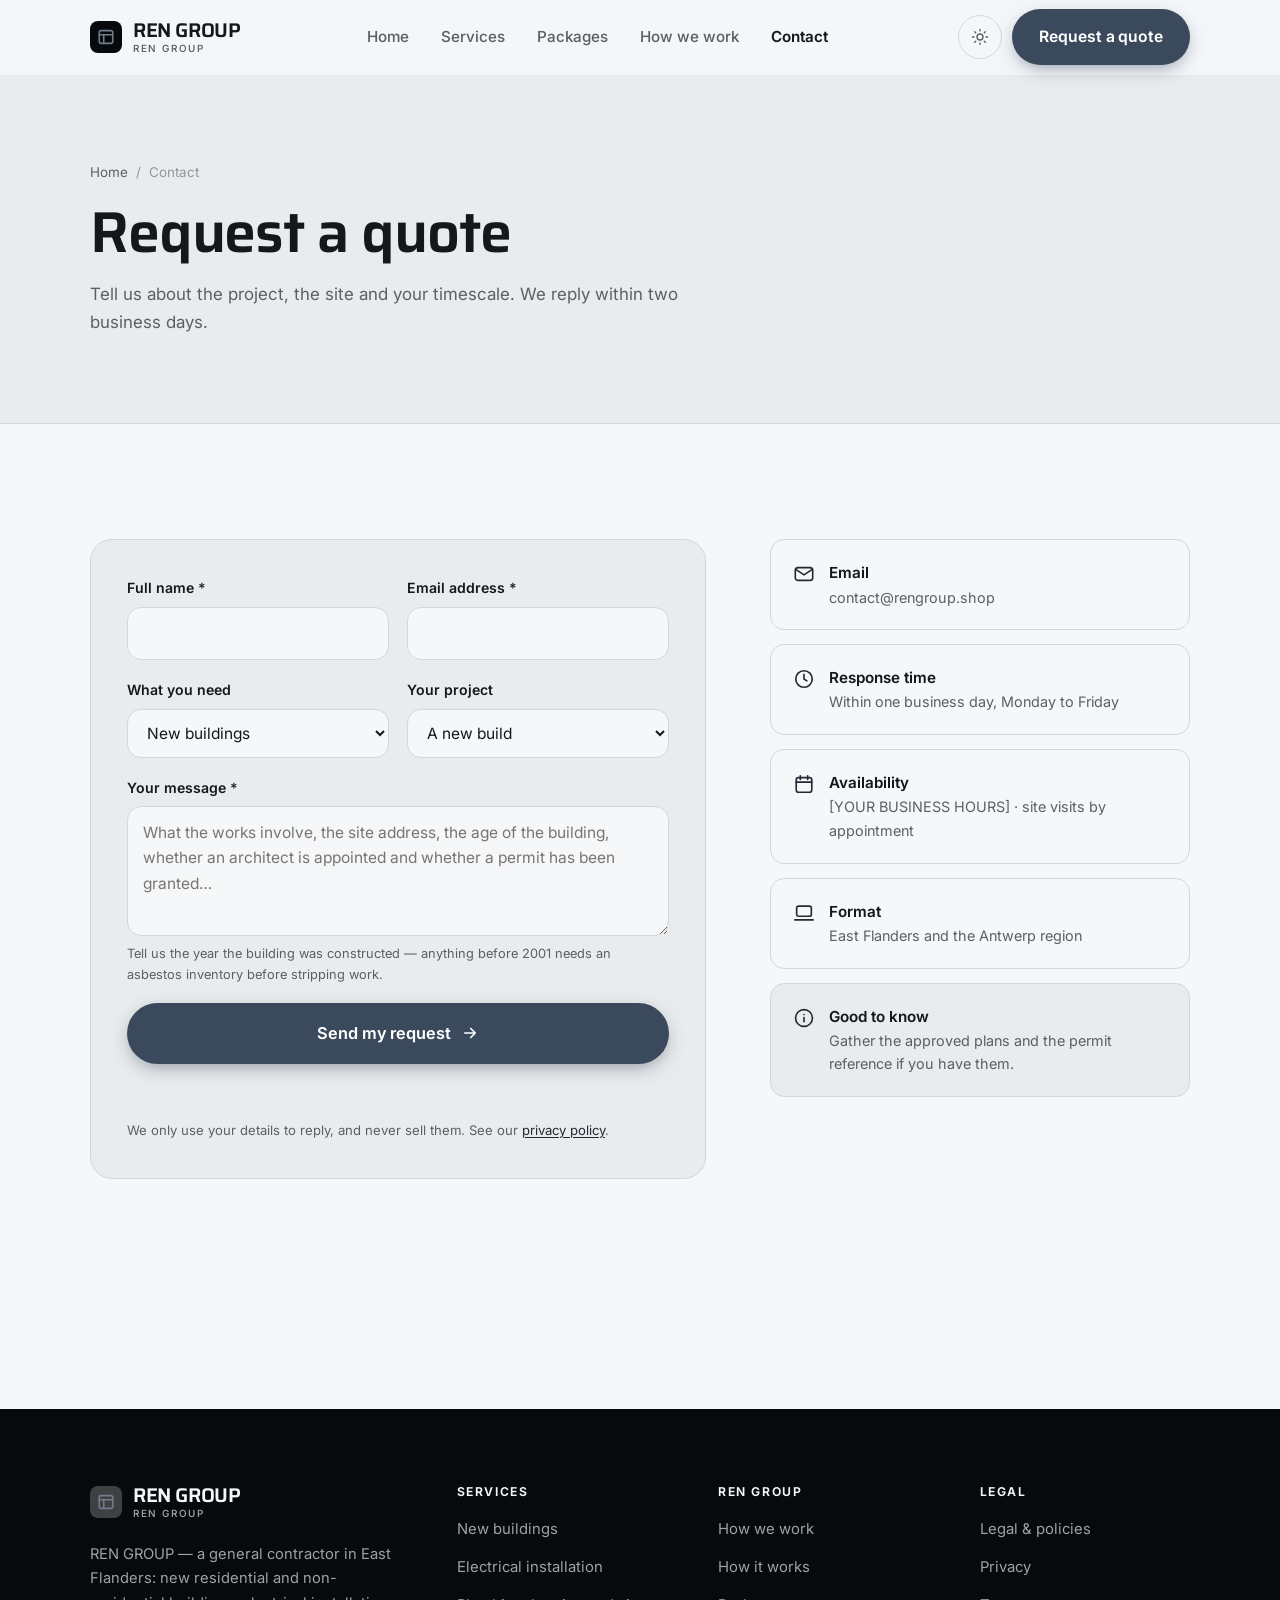
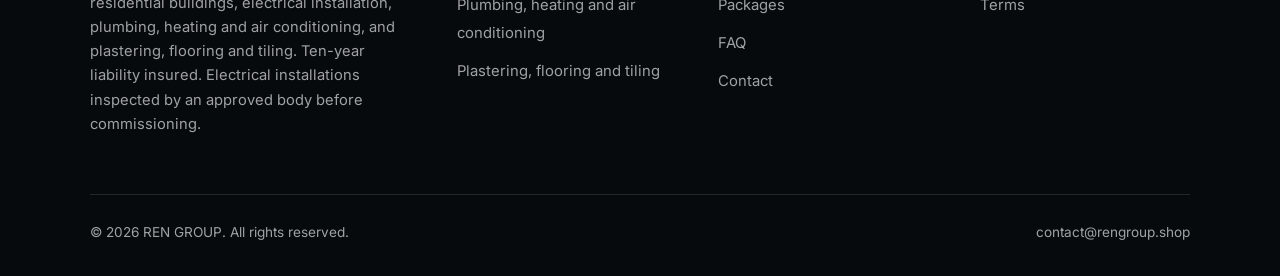
<file: contact.html>
<!DOCTYPE html>
<html lang="en" class="no-js">
<head>
<meta charset="utf-8">
<meta name="viewport" content="width=device-width, initial-scale=1">
<title>Contact — REN GROUP</title>
<meta name="description" content="Contact REN GROUP for a quotation. We reply within two business days.">
<link rel="canonical" href="https://rengroup.shop/contact.html">

<meta property="og:type" content="website">
<meta property="og:url" content="https://rengroup.shop/contact.html">
<meta property="og:site_name" content="REN GROUP">
<meta property="og:locale" content="en_US">
<meta property="og:title" content="Contact — REN GROUP">
<meta property="og:description" content="Contact REN GROUP for a quotation. We reply within two business days.">
<meta name="theme-color" content="#070a0d">

<link rel="icon" href="assets/img/favicon.svg" type="image/svg+xml">
<link rel="preconnect" href="https://fonts.googleapis.com">
<link rel="preconnect" href="https://fonts.gstatic.com" crossorigin>
<link rel="stylesheet" href="https://fonts.googleapis.com/css2?family=Saira:wght@400;500;600;700&family=Inter:wght@400..700&display=swap">
<link rel="stylesheet" href="assets/css/style.css">

<!-- Thème appliqué avant le premier rendu (évite le flash) -->
<script>
document.documentElement.classList.remove('no-js');
(function(){try{var t=localStorage.getItem('site-theme');if(t){document.documentElement.setAttribute('data-theme',t);}}catch(e){}})();
</script>
</head>

<body>
<a class="skip-link" href="#main">Skip to main content</a>

<header class="site-header">
  <nav class="wrap nav" aria-label="Main navigation">
    <a class="brand" href="index.html">
      <svg class="brand__mark" viewBox="0 0 64 64" aria-hidden="true">
        <rect class="bm-bg" width="64" height="64" rx="16"/>
        <g class="bm-ic" transform="translate(14 14) scale(1.5)" fill="none" stroke-width="2.1" stroke-linecap="round" stroke-linejoin="round"><rect x="3" y="3.5" width="18" height="17" rx="2.5"/><path d="M3 9h18M9 9v11.5"/></g>
      </svg>
      <span>REN GROUP<span class="brand__sub">REN GROUP</span></span>
    </a>

    <ul class="nav__links" id="nav-links">
      <li><a href="index.html">Home</a></li>
      <li><a href="programs.html">Services</a></li>
      <li><a href="index.html#pricing">Packages</a></li>
      <li><a href="about.html">How we work</a></li>
      <li><a href="contact.html" aria-current="page">Contact</a></li>
      <li><a class="btn btn--primary" href="contact.html">Request a quote</a></li>
    </ul>

    <div class="nav__cta">
      <button class="theme-toggle" type="button" aria-label="Switch to dark theme">
        <svg class="icon-sun" viewBox="0 0 24 24" fill="none" stroke="currentColor" stroke-width="1.8" stroke-linecap="round" aria-hidden="true"><circle cx="12" cy="12" r="4"/><path d="M12 2v2m0 16v2M2 12h2m16 0h2M4.9 4.9l1.4 1.4m11.4 11.4 1.4 1.4M19.1 4.9l-1.4 1.4M6.3 17.7l-1.4 1.4"/></svg>
        <svg class="icon-moon" viewBox="0 0 24 24" fill="none" stroke="currentColor" stroke-width="1.8" stroke-linecap="round" stroke-linejoin="round" aria-hidden="true"><path d="M21 12.8A9 9 0 1 1 11.2 3a7 7 0 0 0 9.8 9.8z"/></svg>
      </button>
      <a class="btn btn--primary" href="contact.html">Request a quote</a>
      <button class="nav__toggle" type="button" aria-expanded="false" aria-controls="nav-links" aria-label="Open menu">
        <svg class="icon-open" viewBox="0 0 24 24" fill="none" stroke="currentColor" stroke-width="2" stroke-linecap="round" aria-hidden="true"><path d="M3 6h18M3 12h18M3 18h18"/></svg>
        <svg class="icon-close" viewBox="0 0 24 24" fill="none" stroke="currentColor" stroke-width="2" stroke-linecap="round" aria-hidden="true"><path d="M6 6l12 12M18 6L6 18"/></svg>
      </button>
    </div>
  </nav>
</header>

<main id="main">

<section class="page-head">
  <div class="wrap">
    <nav class="breadcrumb" aria-label="Breadcrumb">
      <a href="index.html">Home</a><span>/</span><span aria-current="page">Contact</span>
    </nav>
    <h1>Request a quote</h1>
    <p>Tell us about the project, the site and your timescale. We reply within two business days.</p>
  </div>
</section>

<section class="section wrap">
  <div class="form-layout">

    <!--
      FORM: the action attribute holds a placeholder id. Create a free form at
      https://formspree.io and replace VOTRE_ID_FORMSPREE. Until then, the button
      opens the visitor's email app with a pre-filled message to contact@rengroup.shop.
    -->
    <form class="form" id="contact-form" action="https://formspree.io/f/VOTRE_ID_FORMSPREE" method="POST"
          data-email="contact@rengroup.shop" data-subject="Project enquiry"
          data-msg-mail="Your email app will open with the message ready to send." data-msg-sending="Sending…"
          data-msg-ok="Thanks! Your message is on its way. We reply within one business day." data-msg-err="Sending failed. Please email us directly at">
      <div class="form__row">
        <div class="field">
          <label for="nom">Full name <span class="req" aria-hidden="true">*</span></label>
          <input type="text" id="nom" name="nom" autocomplete="name" required>
        </div>
        <div class="field">
          <label for="email">Email address <span class="req" aria-hidden="true">*</span></label>
          <input type="email" id="email" name="email" autocomplete="email" required>
        </div>
      </div>

      <div class="form__row">
        <div class="field">
          <label for="programme">What you need</label>
          <select id="programme" name="programme">
            <option>New buildings</option>
            <option>Electrical installation</option>
            <option>Plumbing, heating and air conditioning</option>
            <option>Plastering, flooring and tiling</option>
            <option>Not sure yet</option>
          </select>
        </div>
        <div class="field">
          <label for="niveau">Your project</label>
          <select id="niveau" name="niveau">
            <option>A new build</option>
            <option>A renovation</option>
            <option>Electrical installation</option>
            <option>Plumbing or heating</option>
          </select>
        </div>
      </div>

      <div class="field">
        <label for="message">Your message <span class="req" aria-hidden="true">*</span></label>
        <textarea id="message" name="message" required placeholder="What the works involve, the site address, the age of the building, whether an architect is appointed and whether a permit has been granted…"></textarea>
        <span class="field__hint">Tell us the year the building was constructed — anything before 2001 needs an asbestos inventory before stripping work.</span>
      </div>

      <!-- Bot trap: hidden from humans -->
      <div class="visually-hidden" aria-hidden="true">
        <label for="site-web">Leave this field empty</label>
        <input type="text" id="site-web" name="_gotcha" tabindex="-1" autocomplete="off">
      </div>

      <button class="btn btn--primary btn--lg" type="submit">Send my request <svg viewBox="0 0 24 24" fill="none" stroke="currentColor" stroke-width="2.2" stroke-linecap="round" stroke-linejoin="round" aria-hidden="true"><path d="M5 12h14M13 6l6 6-6 6"/></svg></button>

      <p id="form-status" class="form__status" role="status" aria-live="polite"></p>

      <p class="form__note">
        We only use your details to reply, and never sell them. See our <a href="legal.html#privacy">privacy policy</a>.
      </p>
    </form>

    <aside class="contact-aside">
      <div class="contact-card">
        <svg viewBox="0 0 24 24" fill="none" stroke="currentColor" stroke-width="1.8" stroke-linecap="round" stroke-linejoin="round" aria-hidden="true"><rect x="2.5" y="5" width="19" height="14" rx="3"/><path d="M3 7l9 6 9-6"/></svg>
        <div><b>Email</b><a href="mailto:contact@rengroup.shop">contact@rengroup.shop</a></div>
      </div>
      <div class="contact-card">
        <svg viewBox="0 0 24 24" fill="none" stroke="currentColor" stroke-width="1.8" stroke-linecap="round" stroke-linejoin="round" aria-hidden="true"><circle cx="12" cy="12" r="9"/><path d="M12 7v5l3.2 2"/></svg>
        <div><b>Response time</b><span>Within one business day, Monday to Friday</span></div>
      </div>
      <div class="contact-card">
        <svg viewBox="0 0 24 24" fill="none" stroke="currentColor" stroke-width="1.8" stroke-linecap="round" stroke-linejoin="round" aria-hidden="true"><rect x="3.5" y="5" width="17" height="16" rx="2.5"/><path d="M8 3v4M16 3v4M3.5 10h17"/></svg>
        <div><b>Availability</b><span>[YOUR BUSINESS HOURS] · site visits by appointment</span></div>
      </div>
      <div class="contact-card">
        <svg viewBox="0 0 24 24" fill="none" stroke="currentColor" stroke-width="1.8" stroke-linecap="round" stroke-linejoin="round" aria-hidden="true"><rect x="4" y="4.5" width="16" height="11" rx="2"/><path d="M2 19.5h20"/></svg>
        <div><b>Format</b><span>East Flanders and the Antwerp region</span></div>
      </div>
      <div class="contact-card contact-card--soft">
        <svg viewBox="0 0 24 24" fill="none" stroke="currentColor" stroke-width="1.8" stroke-linecap="round" stroke-linejoin="round" aria-hidden="true"><circle cx="12" cy="12" r="9.2"/><path d="M12 16v-4.5M12 8.2v.1"/></svg>
        <div><b>Good to know</b><span>Gather the approved plans and the permit reference if you have them.</span></div>
      </div>
    </aside>

  </div>
</section>

</main>

<footer class="site-footer">
  <div class="wrap">
    <div class="footer__grid">
      <div class="footer__brand">
        <a class="brand" href="index.html">
          <svg class="brand__mark" viewBox="0 0 64 64" aria-hidden="true">
        <rect class="bm-bg" width="64" height="64" rx="16"/>
        <g class="bm-ic" transform="translate(14 14) scale(1.5)" fill="none" stroke-width="2.1" stroke-linecap="round" stroke-linejoin="round"><rect x="3" y="3.5" width="18" height="17" rx="2.5"/><path d="M3 9h18M9 9v11.5"/></g>
      </svg>
          <span>REN GROUP<span class="brand__sub">REN GROUP</span></span>
        </a>
        <p>REN GROUP — a general contractor in East Flanders: new residential and non-residential buildings, electrical installation, plumbing, heating and air conditioning, and plastering, flooring and tiling. Ten-year liability insured. Electrical installations inspected by an approved body before commissioning.</p>
      </div>

      <div class="footer__col">
        <h4>Services</h4>
        <ul>
          <li><a href="programs.html#newbuild">New buildings</a></li>
          <li><a href="programs.html#electrical">Electrical installation</a></li>
          <li><a href="programs.html#plumbing">Plumbing, heating and air conditioning</a></li>
          <li><a href="programs.html#finishing">Plastering, flooring and tiling</a></li>
        </ul>
      </div>

      <div class="footer__col">
        <h4>REN GROUP</h4>
        <ul>
          <li><a href="about.html">How we work</a></li>
          <li><a href="index.html#how-it-works">How it works</a></li>
          <li><a href="index.html#pricing">Packages</a></li>
          <li><a href="index.html#faq">FAQ</a></li>
          <li><a href="contact.html">Contact</a></li>
        </ul>
      </div>

      <div class="footer__col">
        <h4>Legal</h4>
        <ul>
          <li><a href="legal.html">Legal &amp; policies</a></li>
          <li><a href="legal.html#privacy">Privacy</a></li>
          <li><a href="legal.html#terms">Terms</a></li>
        </ul>
      </div>
    </div>

    <div class="footer__bottom">
      <p>© <span data-year>2026</span> REN GROUP. All rights reserved.</p>
      <p><a href="mailto:contact@rengroup.shop">contact@rengroup.shop</a></p>
    </div>
  </div>
</footer>

<script src="assets/js/main.js" defer></script>
</body>
</html>
</file>
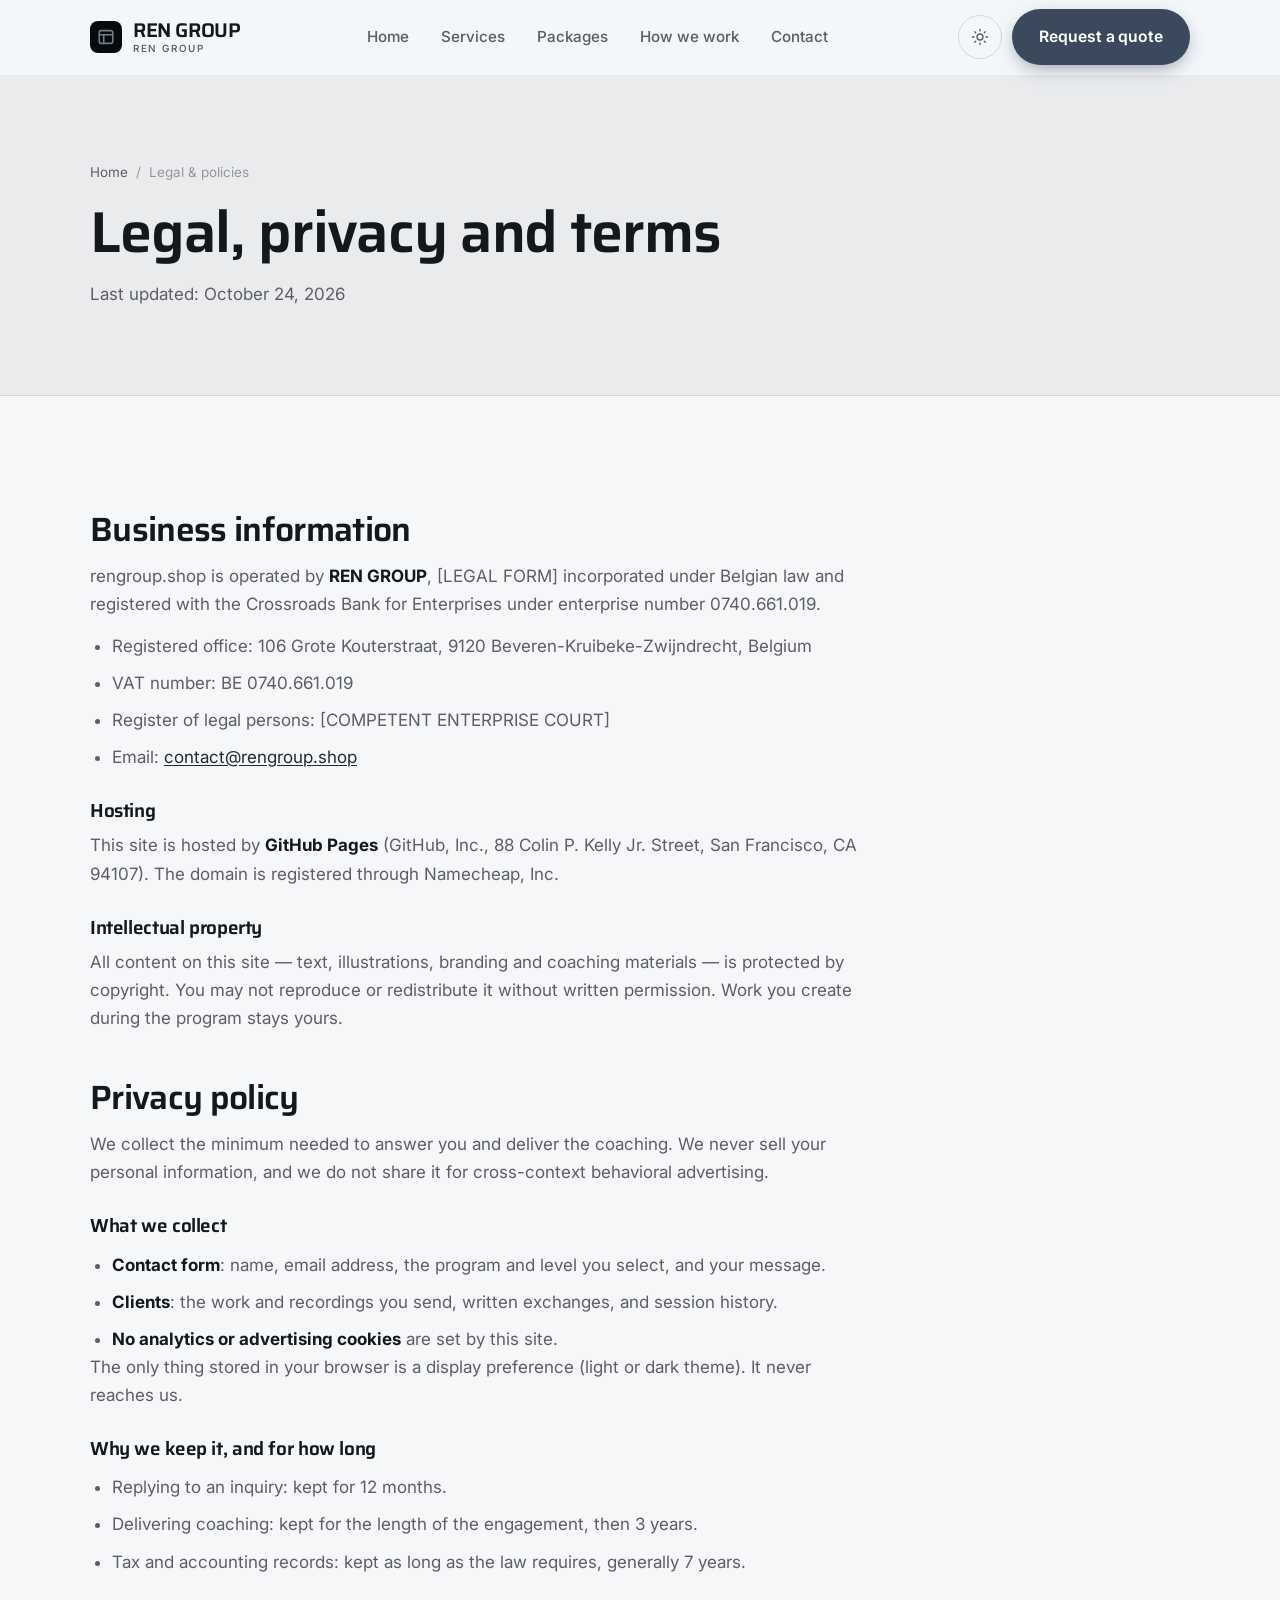
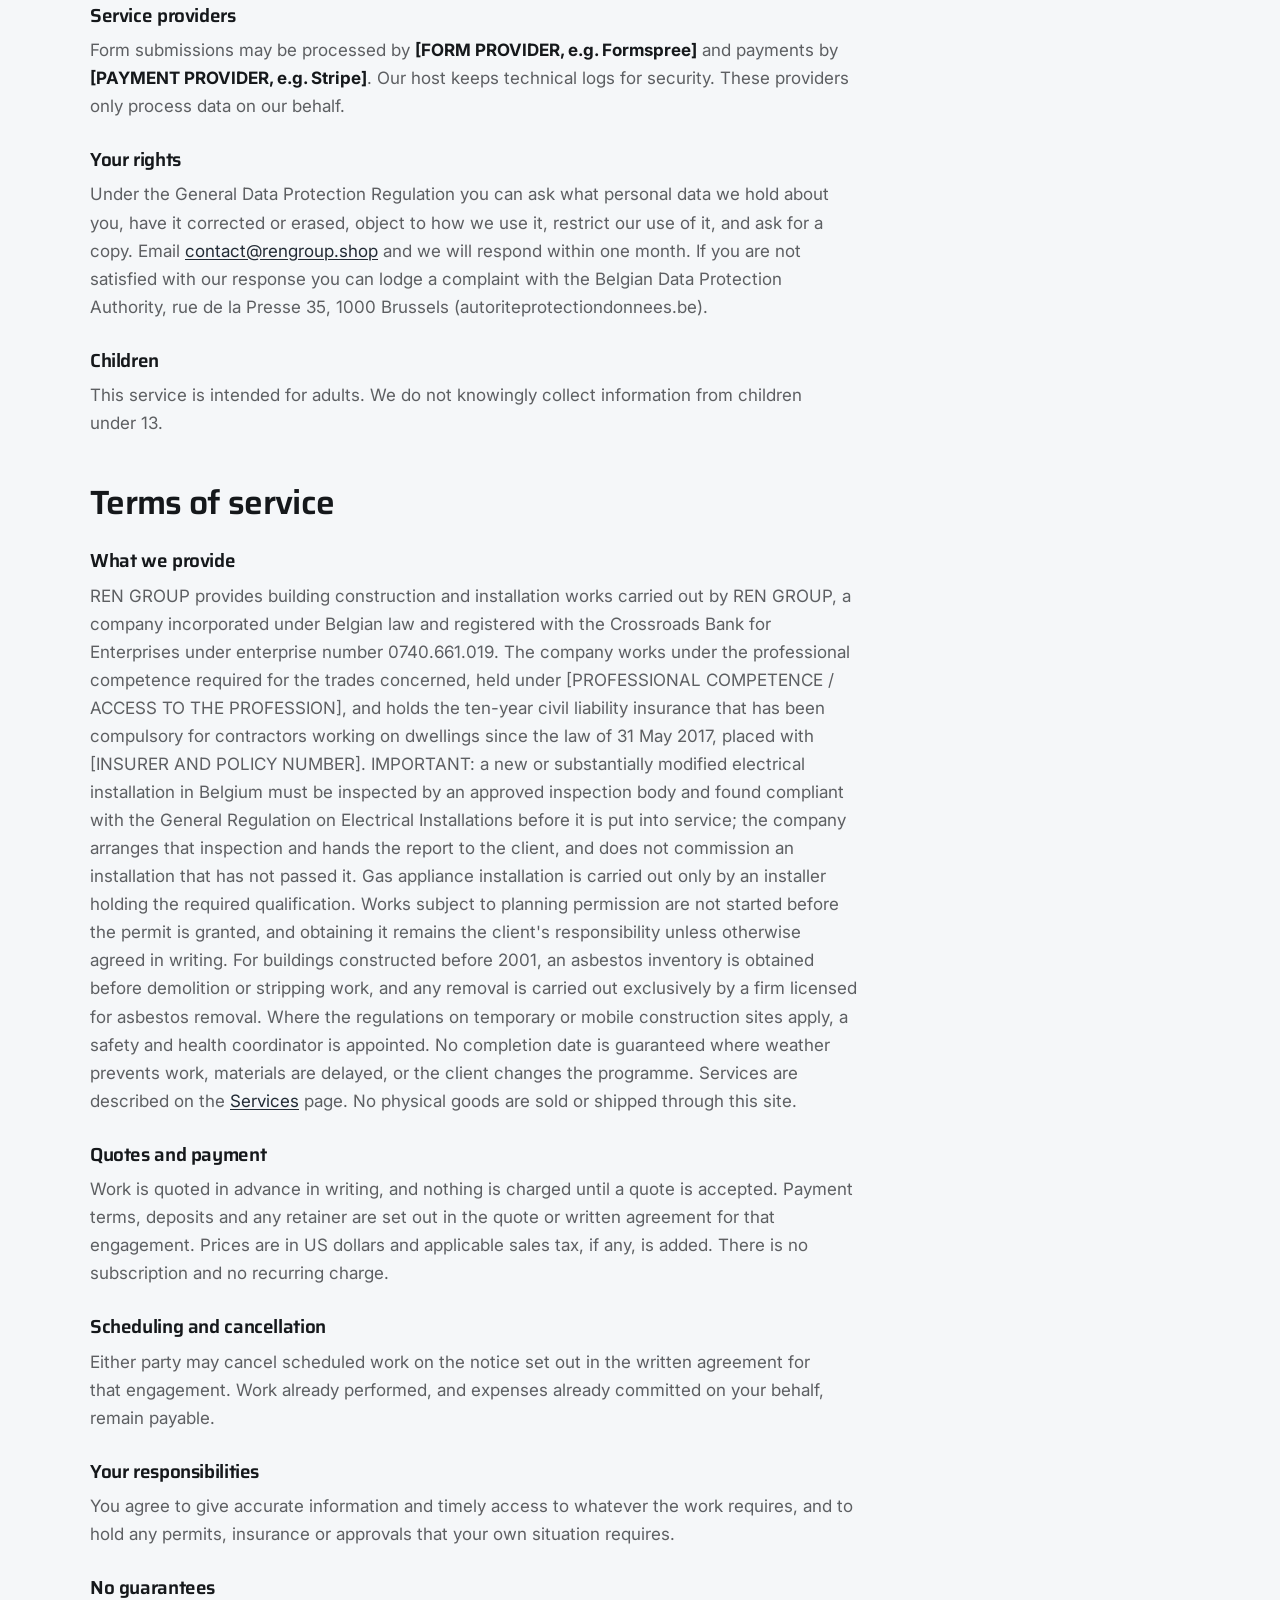
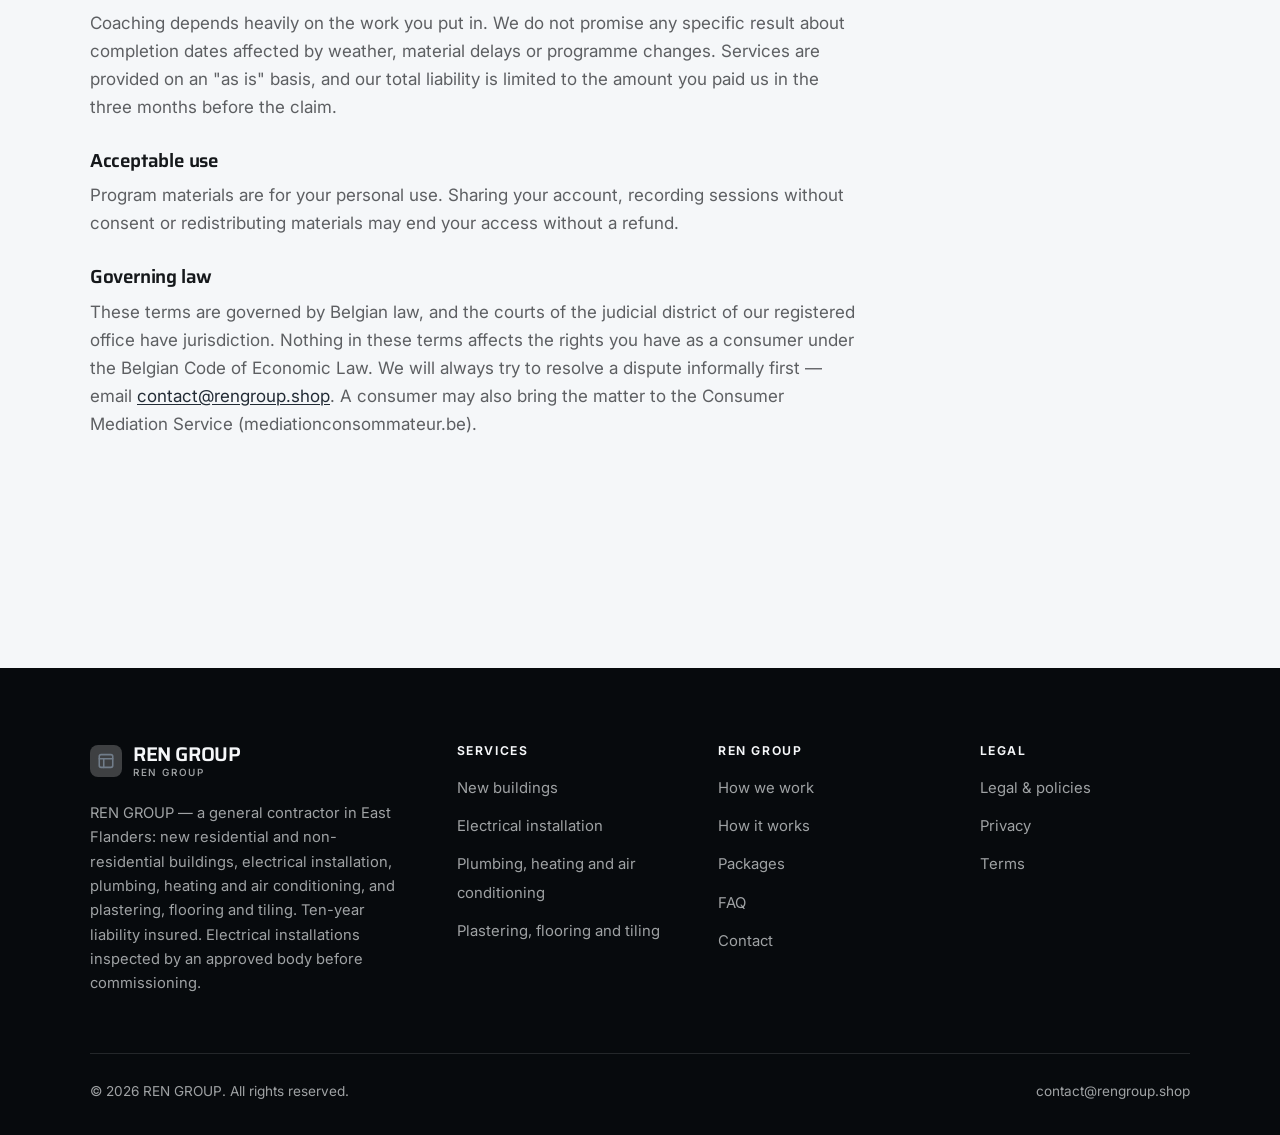
<file: legal.html>
<!DOCTYPE html>
<html lang="en" class="no-js">
<head>
<meta charset="utf-8">
<meta name="viewport" content="width=device-width, initial-scale=1">
<title>Legal, privacy and terms — REN GROUP</title>
<meta name="description" content="Business information, privacy policy and terms of service for REN GROUP.">
<meta name="robots" content="noindex">

<meta property="og:type" content="website">
<meta property="og:url" content="https://rengroup.shop/legal.html">
<meta property="og:site_name" content="REN GROUP">
<meta property="og:locale" content="en_US">
<meta property="og:title" content="Legal, privacy and terms — REN GROUP">
<meta property="og:description" content="Business information, privacy policy and terms of service for REN GROUP.">
<meta name="theme-color" content="#070a0d">

<link rel="icon" href="assets/img/favicon.svg" type="image/svg+xml">
<link rel="preconnect" href="https://fonts.googleapis.com">
<link rel="preconnect" href="https://fonts.gstatic.com" crossorigin>
<link rel="stylesheet" href="https://fonts.googleapis.com/css2?family=Saira:wght@400;500;600;700&family=Inter:wght@400..700&display=swap">
<link rel="stylesheet" href="assets/css/style.css">

<!-- Thème appliqué avant le premier rendu (évite le flash) -->
<script>
document.documentElement.classList.remove('no-js');
(function(){try{var t=localStorage.getItem('site-theme');if(t){document.documentElement.setAttribute('data-theme',t);}}catch(e){}})();
</script>
</head>

<body>
<a class="skip-link" href="#main">Skip to main content</a>

<header class="site-header">
  <nav class="wrap nav" aria-label="Main navigation">
    <a class="brand" href="index.html">
      <svg class="brand__mark" viewBox="0 0 64 64" aria-hidden="true">
        <rect class="bm-bg" width="64" height="64" rx="16"/>
        <g class="bm-ic" transform="translate(14 14) scale(1.5)" fill="none" stroke-width="2.1" stroke-linecap="round" stroke-linejoin="round"><rect x="3" y="3.5" width="18" height="17" rx="2.5"/><path d="M3 9h18M9 9v11.5"/></g>
      </svg>
      <span>REN GROUP<span class="brand__sub">REN GROUP</span></span>
    </a>

    <ul class="nav__links" id="nav-links">
      <li><a href="index.html">Home</a></li>
      <li><a href="programs.html">Services</a></li>
      <li><a href="index.html#pricing">Packages</a></li>
      <li><a href="about.html">How we work</a></li>
      <li><a href="contact.html">Contact</a></li>
      <li><a class="btn btn--primary" href="contact.html">Request a quote</a></li>
    </ul>

    <div class="nav__cta">
      <button class="theme-toggle" type="button" aria-label="Switch to dark theme">
        <svg class="icon-sun" viewBox="0 0 24 24" fill="none" stroke="currentColor" stroke-width="1.8" stroke-linecap="round" aria-hidden="true"><circle cx="12" cy="12" r="4"/><path d="M12 2v2m0 16v2M2 12h2m16 0h2M4.9 4.9l1.4 1.4m11.4 11.4 1.4 1.4M19.1 4.9l-1.4 1.4M6.3 17.7l-1.4 1.4"/></svg>
        <svg class="icon-moon" viewBox="0 0 24 24" fill="none" stroke="currentColor" stroke-width="1.8" stroke-linecap="round" stroke-linejoin="round" aria-hidden="true"><path d="M21 12.8A9 9 0 1 1 11.2 3a7 7 0 0 0 9.8 9.8z"/></svg>
      </button>
      <a class="btn btn--primary" href="contact.html">Request a quote</a>
      <button class="nav__toggle" type="button" aria-expanded="false" aria-controls="nav-links" aria-label="Open menu">
        <svg class="icon-open" viewBox="0 0 24 24" fill="none" stroke="currentColor" stroke-width="2" stroke-linecap="round" aria-hidden="true"><path d="M3 6h18M3 12h18M3 18h18"/></svg>
        <svg class="icon-close" viewBox="0 0 24 24" fill="none" stroke="currentColor" stroke-width="2" stroke-linecap="round" aria-hidden="true"><path d="M6 6l12 12M18 6L6 18"/></svg>
      </button>
    </div>
  </nav>
</header>

<main id="main">

<section class="page-head">
  <div class="wrap">
    <nav class="breadcrumb" aria-label="Breadcrumb">
      <a href="index.html">Home</a><span>/</span><span aria-current="page">Legal &amp; policies</span>
    </nav>
    <h1>Legal, privacy and terms</h1>
    <p>Last updated: <time datetime="2026-10-24">October 24, 2026</time></p>
  </div>
</section>

<section class="section wrap">
  <div class="prose">

    <!--
      TO DO: this is a skeleton, not legal advice. Replace every [BRACKET] with
      your real details before selling, and have a lawyer review it if you can.
      Consumer protection rules differ by state.
    -->

    <h2 id="business">Business information</h2>
    <p>
      rengroup.shop is operated by <strong>REN GROUP</strong>,
      [LEGAL FORM] incorporated under Belgian law and registered with the
      Crossroads Bank for Enterprises under enterprise number 0740.661.019.
    </p>
    <ul>
      <li>Registered office: 106 Grote Kouterstraat, 9120 Beveren-Kruibeke-Zwijndrecht, Belgium</li>
      <li>VAT number: BE 0740.661.019</li>
      <li>Register of legal persons: [COMPETENT ENTERPRISE COURT]</li>
      <li>Email: <a href="mailto:contact@rengroup.shop">contact@rengroup.shop</a></li>
    </ul>

    <h3>Hosting</h3>
    <p>
      This site is hosted by <strong>GitHub Pages</strong> (GitHub, Inc., 88 Colin P. Kelly Jr. Street,
      San Francisco, CA 94107). The domain is registered through Namecheap, Inc.
    </p>

    <h3>Intellectual property</h3>
    <p>
      All content on this site — text, illustrations, branding and coaching materials — is protected by
      copyright. You may not reproduce or redistribute it without written permission. Work you create during
      the program stays yours.
    </p>

    <h2 id="privacy">Privacy policy</h2>
    <p>
      We collect the minimum needed to answer you and deliver the coaching. We never sell your personal
      information, and we do not share it for cross-context behavioral advertising.
    </p>
    <h3>What we collect</h3>
    <ul>
      <li><strong>Contact form</strong>: name, email address, the program and level you select, and your message.</li>
      <li><strong>Clients</strong>: the work and recordings you send, written exchanges, and session history.</li>
      <li><strong>No analytics or advertising cookies</strong> are set by this site.</li>
    </ul>
    <p>
      The only thing stored in your browser is a display preference (light or dark theme). It never reaches us.
    </p>
    <h3>Why we keep it, and for how long</h3>
    <ul>
      <li>Replying to an inquiry: kept for 12 months.</li>
      <li>Delivering coaching: kept for the length of the engagement, then 3 years.</li>
      <li>Tax and accounting records: kept as long as the law requires, generally 7 years.</li>
    </ul>
    <h3>Service providers</h3>
    <p>
      Form submissions may be processed by <strong>[FORM PROVIDER, e.g. Formspree]</strong> and payments by
      <strong>[PAYMENT PROVIDER, e.g. Stripe]</strong>. Our host keeps technical logs for security. These
      providers only process data on our behalf.
    </p>
    <h3>Your rights</h3>
    <p>
      Under the General Data Protection Regulation you can ask what personal data we hold about you,
      have it corrected or erased, object to how we use it, restrict our use of it, and ask for a copy.
      Email <a href="mailto:contact@rengroup.shop">contact@rengroup.shop</a> and we will respond within one month. If you are not
      satisfied with our response you can lodge a complaint with the Belgian Data Protection Authority,
      rue de la Presse 35, 1000 Brussels (autoriteprotectiondonnees.be).
    </p>
    <h3>Children</h3>
    <p>
      This service is intended for adults. We do not knowingly collect information from children under 13.
    </p>

    <h2 id="terms">Terms of service</h2>
    <h3>What we provide</h3>
    <p>
      REN GROUP provides building construction and installation works carried out by REN GROUP, a company incorporated under Belgian law and registered with the Crossroads Bank for Enterprises under enterprise number 0740.661.019. The company works under the professional competence required for the trades concerned, held under [PROFESSIONAL COMPETENCE / ACCESS TO THE PROFESSION], and holds the ten-year civil liability insurance that has been compulsory for contractors working on dwellings since the law of 31 May 2017, placed with [INSURER AND POLICY NUMBER]. IMPORTANT: a new or substantially modified electrical installation in Belgium must be inspected by an approved inspection body and found compliant with the General Regulation on Electrical Installations before it is put into service; the company arranges that inspection and hands the report to the client, and does not commission an installation that has not passed it. Gas appliance installation is carried out only by an installer holding the required qualification. Works subject to planning permission are not started before the permit is granted, and obtaining it remains the client's responsibility unless otherwise agreed in writing. For buildings constructed before 2001, an asbestos inventory is obtained before demolition or stripping work, and any removal is carried out exclusively by a firm licensed for asbestos removal. Where the regulations on temporary or mobile construction sites apply, a safety and health coordinator is appointed. No completion date is guaranteed where weather prevents work, materials are delayed, or the client changes the programme. Services are described on the
      <a href="programs.html">Services</a> page. No physical goods are sold or shipped through this site.
    </p>
    <h3>Quotes and payment</h3>
    <p>
      Work is quoted in advance in writing, and nothing is charged until a quote is accepted. Payment terms,
      deposits and any retainer are set out in the quote or written agreement for that engagement. Prices are in
      US dollars and applicable sales tax, if any, is added. There is no subscription and no recurring charge.
    </p>
    <h3>Scheduling and cancellation</h3>
    <p>
      Either party may cancel scheduled work on the notice set out in the written agreement for that engagement.
      Work already performed, and expenses already committed on your behalf, remain payable.
    </p>
    <h3>Your responsibilities</h3>
    <p>
      You agree to give accurate information and timely access to whatever the work requires, and to hold any
      permits, insurance or approvals that your own situation requires.
    </p>

    <h3>No guarantees</h3>
    <p>
      Coaching depends heavily on the work you put in. We do not promise any specific result
      about completion dates affected by weather, material delays or programme changes. Services are provided on an "as is" basis, and our total
      liability is limited to the amount you paid us in the three months before the claim.
    </p>
    <h3>Acceptable use</h3>
    <p>
      Program materials are for your personal use. Sharing your account, recording sessions without consent
      or redistributing materials may end your access without a refund.
    </p>
    <h3>Governing law</h3>
    <p>
      These terms are governed by Belgian law, and the courts of the judicial district of our
      registered office have jurisdiction. Nothing in these terms affects the rights you have as a
      consumer under the Belgian Code of Economic Law. We will always try to resolve a dispute
      informally first — email <a href="mailto:contact@rengroup.shop">contact@rengroup.shop</a>. A consumer may also bring the
      matter to the Consumer Mediation Service (mediationconsommateur.be).
    </p>

  </div>
</section>

</main>

<footer class="site-footer">
  <div class="wrap">
    <div class="footer__grid">
      <div class="footer__brand">
        <a class="brand" href="index.html">
          <svg class="brand__mark" viewBox="0 0 64 64" aria-hidden="true">
        <rect class="bm-bg" width="64" height="64" rx="16"/>
        <g class="bm-ic" transform="translate(14 14) scale(1.5)" fill="none" stroke-width="2.1" stroke-linecap="round" stroke-linejoin="round"><rect x="3" y="3.5" width="18" height="17" rx="2.5"/><path d="M3 9h18M9 9v11.5"/></g>
      </svg>
          <span>REN GROUP<span class="brand__sub">REN GROUP</span></span>
        </a>
        <p>REN GROUP — a general contractor in East Flanders: new residential and non-residential buildings, electrical installation, plumbing, heating and air conditioning, and plastering, flooring and tiling. Ten-year liability insured. Electrical installations inspected by an approved body before commissioning.</p>
      </div>

      <div class="footer__col">
        <h4>Services</h4>
        <ul>
          <li><a href="programs.html#newbuild">New buildings</a></li>
          <li><a href="programs.html#electrical">Electrical installation</a></li>
          <li><a href="programs.html#plumbing">Plumbing, heating and air conditioning</a></li>
          <li><a href="programs.html#finishing">Plastering, flooring and tiling</a></li>
        </ul>
      </div>

      <div class="footer__col">
        <h4>REN GROUP</h4>
        <ul>
          <li><a href="about.html">How we work</a></li>
          <li><a href="index.html#how-it-works">How it works</a></li>
          <li><a href="index.html#pricing">Packages</a></li>
          <li><a href="index.html#faq">FAQ</a></li>
          <li><a href="contact.html">Contact</a></li>
        </ul>
      </div>

      <div class="footer__col">
        <h4>Legal</h4>
        <ul>
          <li><a href="legal.html">Legal &amp; policies</a></li>
          <li><a href="legal.html#privacy">Privacy</a></li>
          <li><a href="legal.html#terms">Terms</a></li>
        </ul>
      </div>
    </div>

    <div class="footer__bottom">
      <p>© <span data-year>2026</span> REN GROUP. All rights reserved.</p>
      <p><a href="mailto:contact@rengroup.shop">contact@rengroup.shop</a></p>
    </div>
  </div>
</footer>

<script src="assets/js/main.js" defer></script>
</body>
</html>
</file>
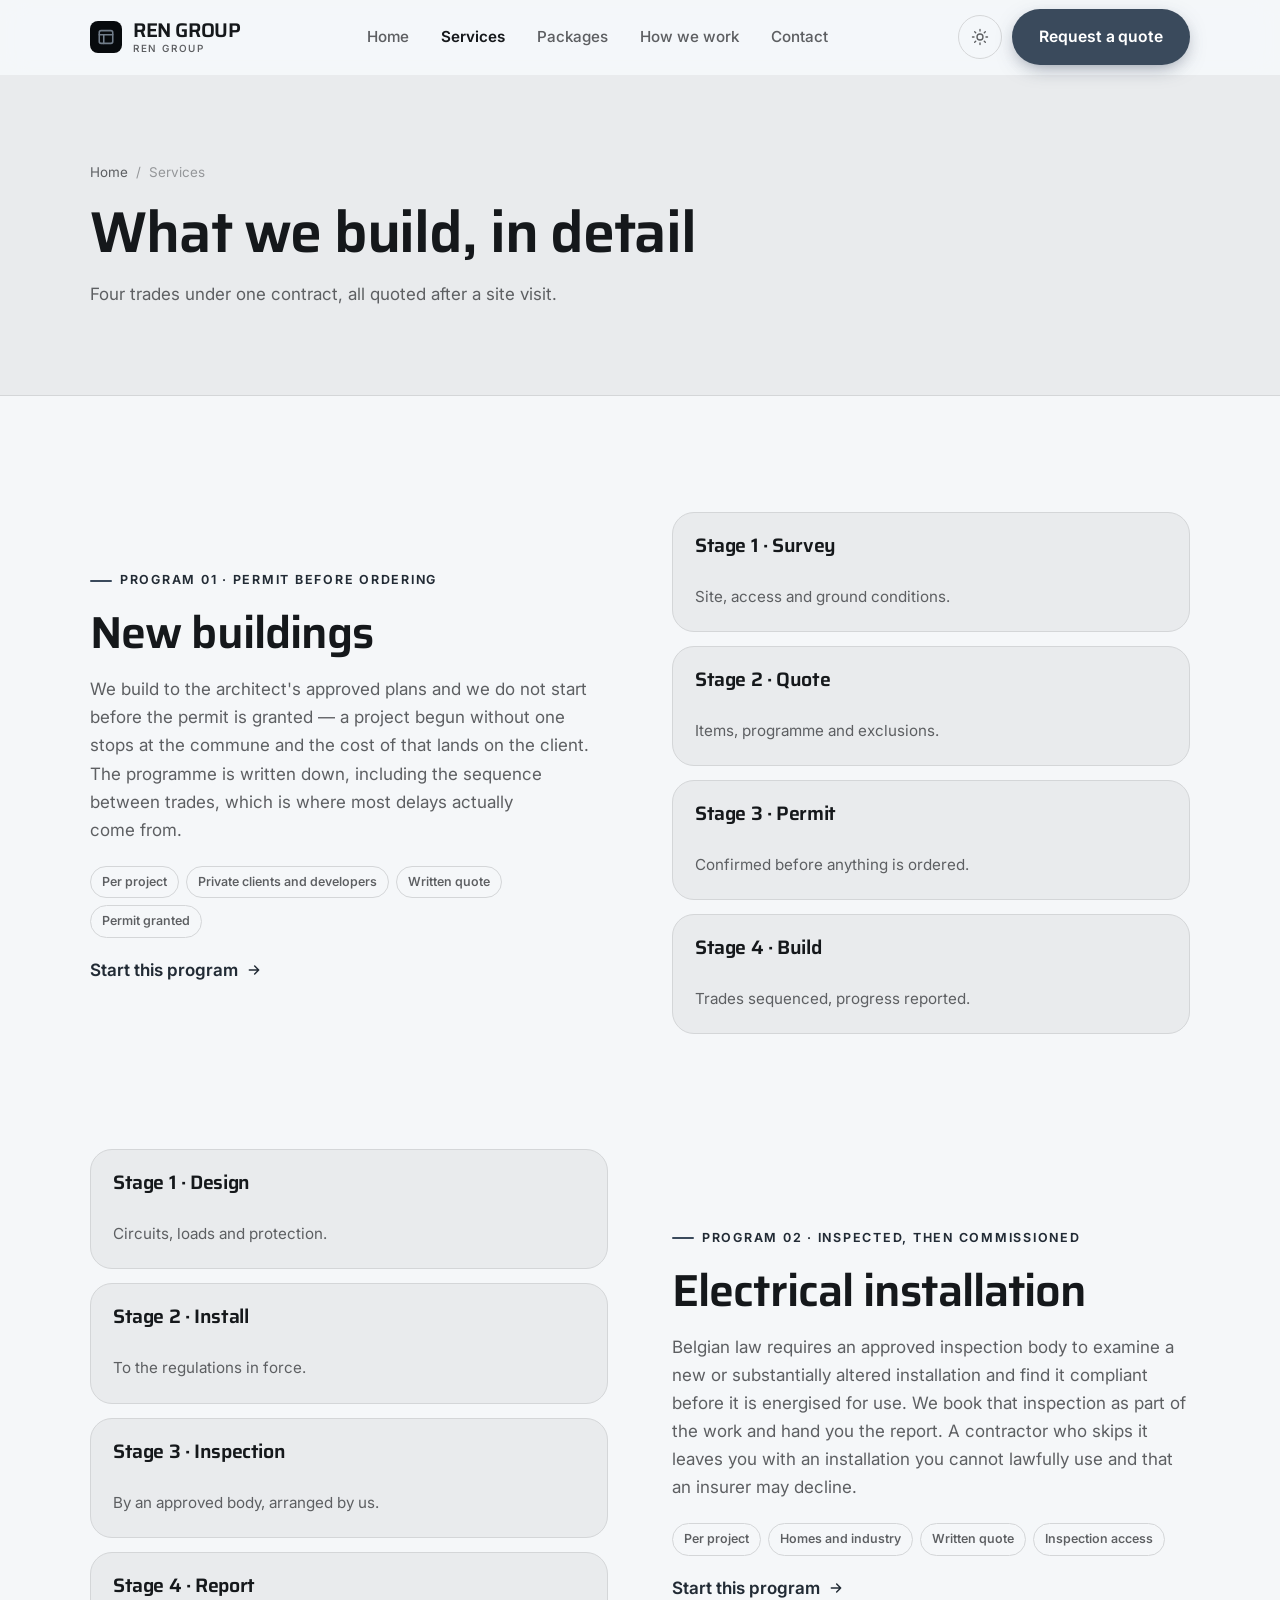
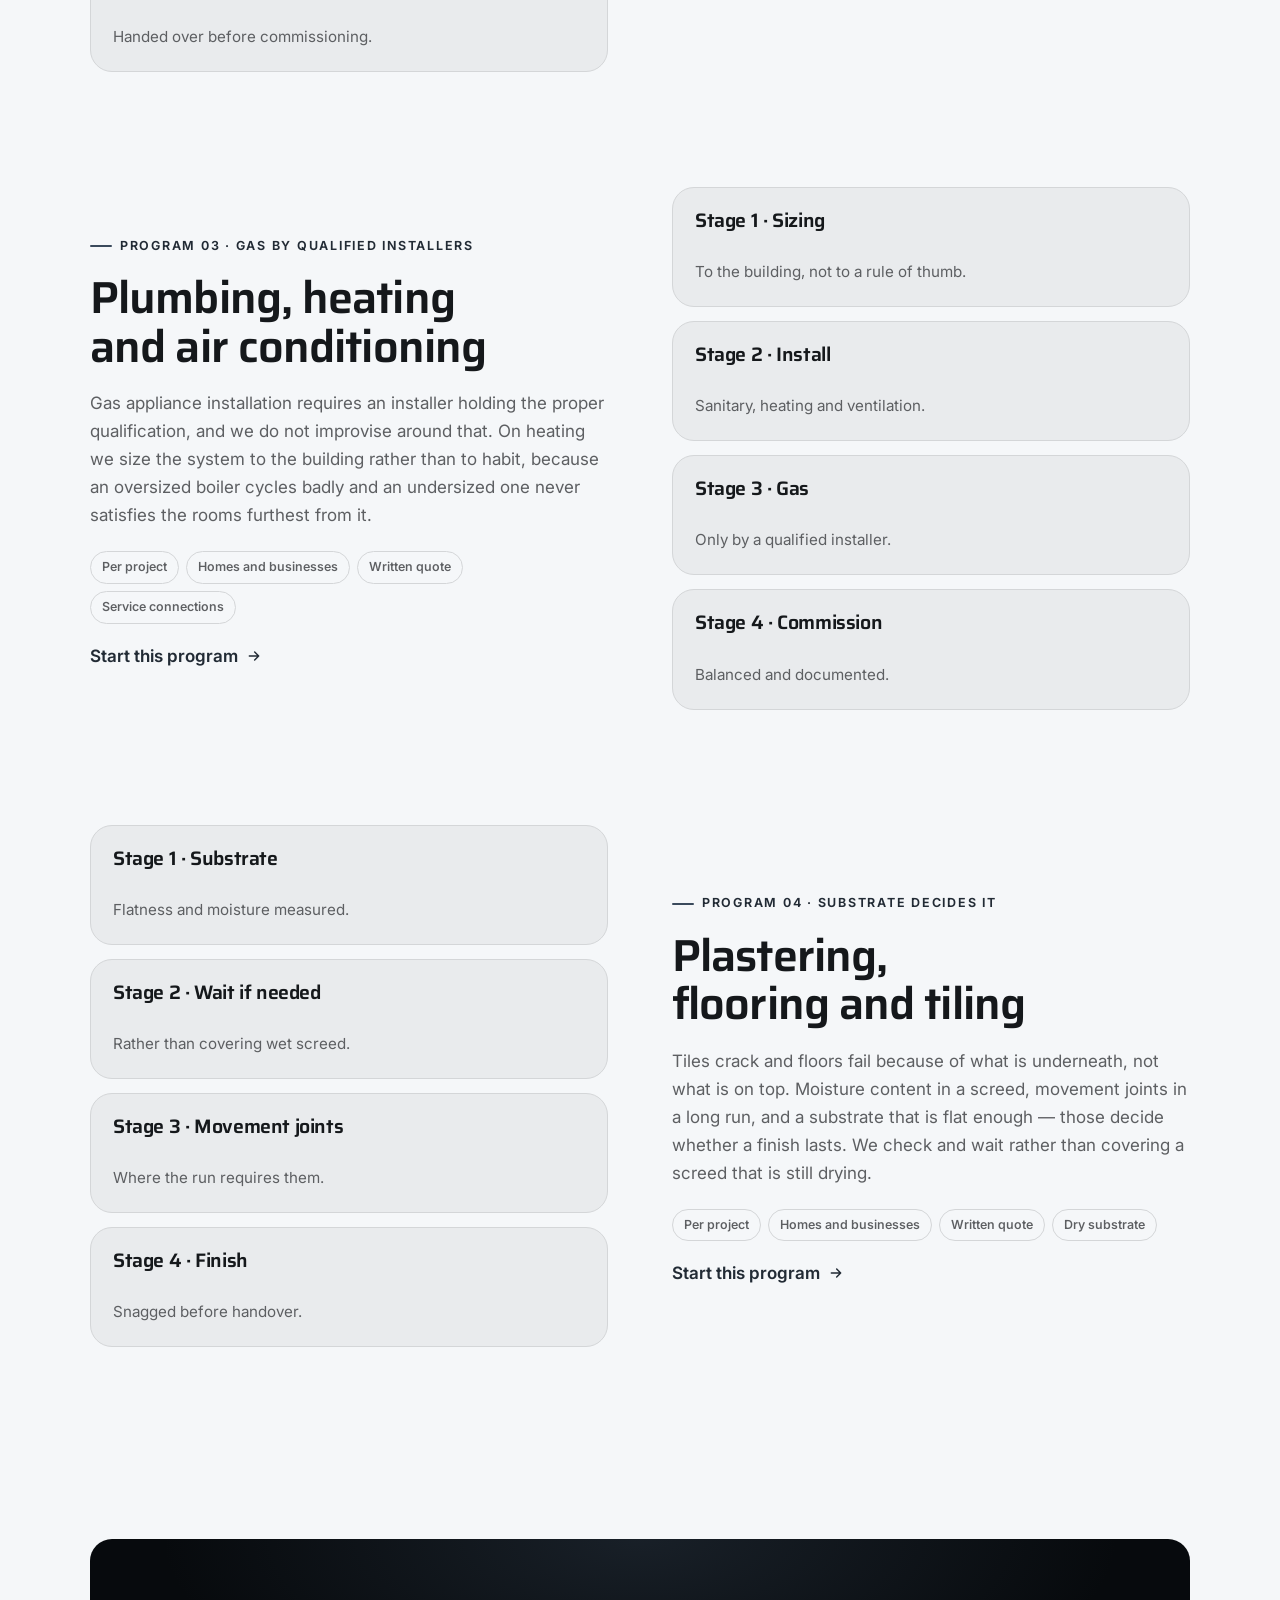
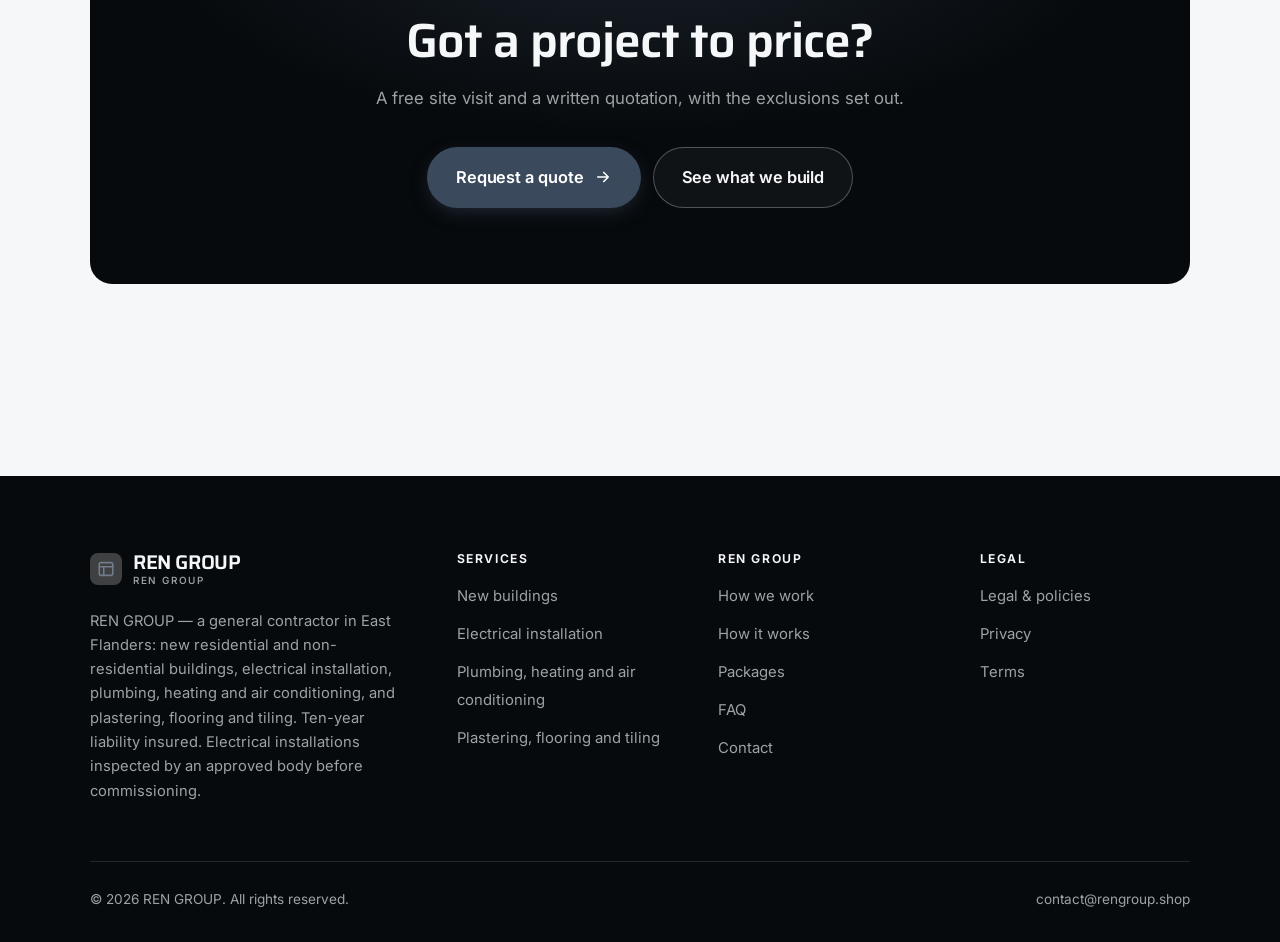
<file: programs.html>
<!DOCTYPE html>
<html lang="en" class="no-js">
<head>
<meta charset="utf-8">
<meta name="viewport" content="width=device-width, initial-scale=1">
<title>Services — REN GROUP</title>
<meta name="description" content="What REN GROUP builds: new buildings, electrical installation, plumbing, heating and air conditioning, and plastering, flooring and tiling.">
<link rel="canonical" href="https://rengroup.shop/programs.html">

<meta property="og:type" content="website">
<meta property="og:url" content="https://rengroup.shop/programs.html">
<meta property="og:site_name" content="REN GROUP">
<meta property="og:locale" content="en_US">
<meta property="og:title" content="Services — REN GROUP">
<meta property="og:description" content="What REN GROUP builds: new buildings, electrical installation, plumbing, heating and air conditioning, and plastering, flooring and tiling.">
<meta name="theme-color" content="#070a0d">

<link rel="icon" href="assets/img/favicon.svg" type="image/svg+xml">
<link rel="preconnect" href="https://fonts.googleapis.com">
<link rel="preconnect" href="https://fonts.gstatic.com" crossorigin>
<link rel="stylesheet" href="https://fonts.googleapis.com/css2?family=Saira:wght@400;500;600;700&family=Inter:wght@400..700&display=swap">
<link rel="stylesheet" href="assets/css/style.css">

<!-- Thème appliqué avant le premier rendu (évite le flash) -->
<script>
document.documentElement.classList.remove('no-js');
(function(){try{var t=localStorage.getItem('site-theme');if(t){document.documentElement.setAttribute('data-theme',t);}}catch(e){}})();
</script>
</head>

<body>
<a class="skip-link" href="#main">Skip to main content</a>

<header class="site-header">
  <nav class="wrap nav" aria-label="Main navigation">
    <a class="brand" href="index.html">
      <svg class="brand__mark" viewBox="0 0 64 64" aria-hidden="true">
        <rect class="bm-bg" width="64" height="64" rx="16"/>
        <g class="bm-ic" transform="translate(14 14) scale(1.5)" fill="none" stroke-width="2.1" stroke-linecap="round" stroke-linejoin="round"><rect x="3" y="3.5" width="18" height="17" rx="2.5"/><path d="M3 9h18M9 9v11.5"/></g>
      </svg>
      <span>REN GROUP<span class="brand__sub">REN GROUP</span></span>
    </a>

    <ul class="nav__links" id="nav-links">
      <li><a href="index.html">Home</a></li>
      <li><a href="programs.html" aria-current="page">Services</a></li>
      <li><a href="index.html#pricing">Packages</a></li>
      <li><a href="about.html">How we work</a></li>
      <li><a href="contact.html">Contact</a></li>
      <li><a class="btn btn--primary" href="contact.html">Request a quote</a></li>
    </ul>

    <div class="nav__cta">
      <button class="theme-toggle" type="button" aria-label="Switch to dark theme">
        <svg class="icon-sun" viewBox="0 0 24 24" fill="none" stroke="currentColor" stroke-width="1.8" stroke-linecap="round" aria-hidden="true"><circle cx="12" cy="12" r="4"/><path d="M12 2v2m0 16v2M2 12h2m16 0h2M4.9 4.9l1.4 1.4m11.4 11.4 1.4 1.4M19.1 4.9l-1.4 1.4M6.3 17.7l-1.4 1.4"/></svg>
        <svg class="icon-moon" viewBox="0 0 24 24" fill="none" stroke="currentColor" stroke-width="1.8" stroke-linecap="round" stroke-linejoin="round" aria-hidden="true"><path d="M21 12.8A9 9 0 1 1 11.2 3a7 7 0 0 0 9.8 9.8z"/></svg>
      </button>
      <a class="btn btn--primary" href="contact.html">Request a quote</a>
      <button class="nav__toggle" type="button" aria-expanded="false" aria-controls="nav-links" aria-label="Open menu">
        <svg class="icon-open" viewBox="0 0 24 24" fill="none" stroke="currentColor" stroke-width="2" stroke-linecap="round" aria-hidden="true"><path d="M3 6h18M3 12h18M3 18h18"/></svg>
        <svg class="icon-close" viewBox="0 0 24 24" fill="none" stroke="currentColor" stroke-width="2" stroke-linecap="round" aria-hidden="true"><path d="M6 6l12 12M18 6L6 18"/></svg>
      </button>
    </div>
  </nav>
</header>

<main id="main">

<section class="page-head">
  <div class="wrap">
    <nav class="breadcrumb" aria-label="Breadcrumb">
      <a href="index.html">Home</a><span>/</span><span aria-current="page">Services</span>
    </nav>
    <h1>What we build, in detail</h1>
    <p>Four trades under one contract, all quoted after a site visit.</p>
  </div>
</section>

<section class="section wrap" id="newbuild">
  <div class="split reveal">
    <div>
      <span class="eyebrow">Program 01 · Permit before ordering</span>
      <h2>New buildings</h2>
      <p>We build to the architect's approved plans and we do not start before the permit is granted — a project begun without one stops at the commune and the cost of that lands on the client. The programme is written down, including the sequence between trades, which is where most delays actually come from.</p>
      <ul class="tags"><li>Per project</li><li>Private clients and developers</li><li>Written quote</li><li>Permit granted</li></ul>
      <p><a class="arrow-link" href="contact.html">Start this program <svg viewBox="0 0 24 24" fill="none" stroke="currentColor" stroke-width="2.2" stroke-linecap="round" stroke-linejoin="round" aria-hidden="true"><path d="M5 12h14M13 6l6 6-6 6"/></svg></a></p>
    </div>
    <div class="grid grid--2 grid--tight">
      <article class="card card--sm">
        <h3>Stage 1 · Survey</h3>
        <p>Site, access and ground conditions.</p>
      </article>
      <article class="card card--sm">
        <h3>Stage 2 · Quote</h3>
        <p>Items, programme and exclusions.</p>
      </article>
      <article class="card card--sm">
        <h3>Stage 3 · Permit</h3>
        <p>Confirmed before anything is ordered.</p>
      </article>
      <article class="card card--sm">
        <h3>Stage 4 · Build</h3>
        <p>Trades sequenced, progress reported.</p>
      </article>
    </div>
  </div>
</section>

<section class="section section--flush wrap" id="electrical">
  <div class="split reveal">
    <div class="grid grid--2 grid--tight">
      <article class="card card--sm">
        <h3>Stage 1 · Design</h3>
        <p>Circuits, loads and protection.</p>
      </article>
      <article class="card card--sm">
        <h3>Stage 2 · Install</h3>
        <p>To the regulations in force.</p>
      </article>
      <article class="card card--sm">
        <h3>Stage 3 · Inspection</h3>
        <p>By an approved body, arranged by us.</p>
      </article>
      <article class="card card--sm">
        <h3>Stage 4 · Report</h3>
        <p>Handed over before commissioning.</p>
      </article>
    </div>
    <div>
      <span class="eyebrow">Program 02 · Inspected, then commissioned</span>
      <h2>Electrical installation</h2>
      <p>Belgian law requires an approved inspection body to examine a new or substantially altered installation and find it compliant before it is energised for use. We book that inspection as part of the work and hand you the report. A contractor who skips it leaves you with an installation you cannot lawfully use and that an insurer may decline.</p>
      <ul class="tags"><li>Per project</li><li>Homes and industry</li><li>Written quote</li><li>Inspection access</li></ul>
      <p><a class="arrow-link" href="contact.html">Start this program <svg viewBox="0 0 24 24" fill="none" stroke="currentColor" stroke-width="2.2" stroke-linecap="round" stroke-linejoin="round" aria-hidden="true"><path d="M5 12h14M13 6l6 6-6 6"/></svg></a></p>
    </div>
  </div>
</section>

<section class="section section--flush wrap" id="plumbing">
  <div class="split reveal">
    <div>
      <span class="eyebrow">Program 03 · Gas by qualified installers</span>
      <h2>Plumbing, heating and air conditioning</h2>
      <p>Gas appliance installation requires an installer holding the proper qualification, and we do not improvise around that. On heating we size the system to the building rather than to habit, because an oversized boiler cycles badly and an undersized one never satisfies the rooms furthest from it.</p>
      <ul class="tags"><li>Per project</li><li>Homes and businesses</li><li>Written quote</li><li>Service connections</li></ul>
      <p><a class="arrow-link" href="contact.html">Start this program <svg viewBox="0 0 24 24" fill="none" stroke="currentColor" stroke-width="2.2" stroke-linecap="round" stroke-linejoin="round" aria-hidden="true"><path d="M5 12h14M13 6l6 6-6 6"/></svg></a></p>
    </div>
    <div class="grid grid--2 grid--tight">
      <article class="card card--sm">
        <h3>Stage 1 · Sizing</h3>
        <p>To the building, not to a rule of thumb.</p>
      </article>
      <article class="card card--sm">
        <h3>Stage 2 · Install</h3>
        <p>Sanitary, heating and ventilation.</p>
      </article>
      <article class="card card--sm">
        <h3>Stage 3 · Gas</h3>
        <p>Only by a qualified installer.</p>
      </article>
      <article class="card card--sm">
        <h3>Stage 4 · Commission</h3>
        <p>Balanced and documented.</p>
      </article>
    </div>
  </div>
</section>

<section class="section section--flush wrap" id="finishing">
  <div class="split reveal">
    <div class="grid grid--2 grid--tight">
      <article class="card card--sm">
        <h3>Stage 1 · Substrate</h3>
        <p>Flatness and moisture measured.</p>
      </article>
      <article class="card card--sm">
        <h3>Stage 2 · Wait if needed</h3>
        <p>Rather than covering wet screed.</p>
      </article>
      <article class="card card--sm">
        <h3>Stage 3 · Movement joints</h3>
        <p>Where the run requires them.</p>
      </article>
      <article class="card card--sm">
        <h3>Stage 4 · Finish</h3>
        <p>Snagged before handover.</p>
      </article>
    </div>
    <div>
      <span class="eyebrow">Program 04 · Substrate decides it</span>
      <h2>Plastering, flooring and tiling</h2>
      <p>Tiles crack and floors fail because of what is underneath, not what is on top. Moisture content in a screed, movement joints in a long run, and a substrate that is flat enough — those decide whether a finish lasts. We check and wait rather than covering a screed that is still drying.</p>
      <ul class="tags"><li>Per project</li><li>Homes and businesses</li><li>Written quote</li><li>Dry substrate</li></ul>
      <p><a class="arrow-link" href="contact.html">Start this program <svg viewBox="0 0 24 24" fill="none" stroke="currentColor" stroke-width="2.2" stroke-linecap="round" stroke-linejoin="round" aria-hidden="true"><path d="M5 12h14M13 6l6 6-6 6"/></svg></a></p>
    </div>
  </div>
</section>

<section class="wrap section--tight">
  <div class="cta-band reveal">
    <h2>Got a project to price?</h2>
    <p>A free site visit and a written quotation, with the exclusions set out.</p>
    <div class="hero__actions">
      <a class="btn btn--primary btn--lg" href="contact.html">Request a quote <svg viewBox="0 0 24 24" fill="none" stroke="currentColor" stroke-width="2.2" stroke-linecap="round" stroke-linejoin="round" aria-hidden="true"><path d="M5 12h14M13 6l6 6-6 6"/></svg></a>
      <a class="btn btn--on-dark btn--lg" href="programs.html">See what we build</a>
    </div>
  </div>
</section>

</main>

<footer class="site-footer">
  <div class="wrap">
    <div class="footer__grid">
      <div class="footer__brand">
        <a class="brand" href="index.html">
          <svg class="brand__mark" viewBox="0 0 64 64" aria-hidden="true">
        <rect class="bm-bg" width="64" height="64" rx="16"/>
        <g class="bm-ic" transform="translate(14 14) scale(1.5)" fill="none" stroke-width="2.1" stroke-linecap="round" stroke-linejoin="round"><rect x="3" y="3.5" width="18" height="17" rx="2.5"/><path d="M3 9h18M9 9v11.5"/></g>
      </svg>
          <span>REN GROUP<span class="brand__sub">REN GROUP</span></span>
        </a>
        <p>REN GROUP — a general contractor in East Flanders: new residential and non-residential buildings, electrical installation, plumbing, heating and air conditioning, and plastering, flooring and tiling. Ten-year liability insured. Electrical installations inspected by an approved body before commissioning.</p>
      </div>

      <div class="footer__col">
        <h4>Services</h4>
        <ul>
          <li><a href="programs.html#newbuild">New buildings</a></li>
          <li><a href="programs.html#electrical">Electrical installation</a></li>
          <li><a href="programs.html#plumbing">Plumbing, heating and air conditioning</a></li>
          <li><a href="programs.html#finishing">Plastering, flooring and tiling</a></li>
        </ul>
      </div>

      <div class="footer__col">
        <h4>REN GROUP</h4>
        <ul>
          <li><a href="about.html">How we work</a></li>
          <li><a href="index.html#how-it-works">How it works</a></li>
          <li><a href="index.html#pricing">Packages</a></li>
          <li><a href="index.html#faq">FAQ</a></li>
          <li><a href="contact.html">Contact</a></li>
        </ul>
      </div>

      <div class="footer__col">
        <h4>Legal</h4>
        <ul>
          <li><a href="legal.html">Legal &amp; policies</a></li>
          <li><a href="legal.html#privacy">Privacy</a></li>
          <li><a href="legal.html#terms">Terms</a></li>
        </ul>
      </div>
    </div>

    <div class="footer__bottom">
      <p>© <span data-year>2026</span> REN GROUP. All rights reserved.</p>
      <p><a href="mailto:contact@rengroup.shop">contact@rengroup.shop</a></p>
    </div>
  </div>
</footer>

<script src="assets/js/main.js" defer></script>
</body>
</html>
</file>
<file: assets/css/style.css>
/* REN GROUP — couleurs et polices de la marque.
   Modifier ces valeurs suffit à changer l'identité visuelle de tout le site. */
:root {
  --c-accent:    #3a4a5c;
  --c-on-accent: #ffffff;
  --c-ink:       #070a0d;
  --c-paper:     #f5f7f9;

  --accent-ink-light: color-mix(in srgb, var(--c-accent) 58%, black);
  --accent-on-dark:   color-mix(in srgb, var(--c-accent) 72%, white);

  --font-display: "Saira", system-ui, -apple-system, "Segoe UI", sans-serif;
  --font-body: "Inter", system-ui, -apple-system, "Segoe UI", sans-serif;
  --display-weight: 600;
  --display-tracking: -.02em;
}

/* ==========================================================================
   Feuille de style commune aux sites de coaching
   Les couleurs de marque (--c-accent, --c-on-accent, --c-ink, --c-paper) et
   les polices sont définies juste au-dessus, par site. Tout le reste en dérive.
   ========================================================================== */

/* --------------------------------------------------------------------------
   1. Tokens dérivés
   -------------------------------------------------------------------------- */

:root {
  /* Thème clair */
  --paper:      var(--c-paper);
  --paper-2:    color-mix(in srgb, var(--c-paper) 95%, var(--c-ink));
  --paper-3:    color-mix(in srgb, var(--c-paper) 89%, var(--c-ink));
  --line:       color-mix(in srgb, var(--c-paper) 86%, var(--c-ink));
  --text:       color-mix(in srgb, var(--c-ink) 94%, var(--c-paper));
  --muted:      color-mix(in srgb, var(--c-ink) 64%, var(--c-paper));
  --accent:     var(--c-accent);
  --accent-600: color-mix(in srgb, var(--c-accent) 86%, black);
  --accent-ink: var(--accent-ink-light);
  --on-accent:  var(--c-on-accent);
  --ink:        var(--c-ink);
  --ink-soft:   color-mix(in srgb, var(--c-ink) 90%, white);
  --on-ink:     var(--c-paper);
  --on-ink-mut: color-mix(in srgb, var(--c-paper) 64%, var(--c-ink));
  --brand-bg:   var(--c-ink);

  /* Rayons */
  --r-sm: 8px;
  --r-md: 14px;
  --r-lg: 22px;
  --r-full: 999px;

  /* Ombres */
  --sh-1: 0 1px 2px rgba(0, 0, 0, .05), 0 2px 8px rgba(0, 0, 0, .04);
  --sh-2: 0 2px 4px rgba(0, 0, 0, .05), 0 12px 32px rgba(0, 0, 0, .09);
  --sh-3: 0 4px 8px rgba(0, 0, 0, .06), 0 24px 56px rgba(0, 0, 0, .14);

  /* Rythme */
  --gutter: clamp(16px, 4vw, 40px);
  --maxw: 1180px;
  --section-y: clamp(64px, 9vw, 124px);

  --ease: cubic-bezier(.22, .61, .36, 1);
}

/* Thème sombre — suit le système, sauf si l'utilisateur a choisi « clair » */
@media (prefers-color-scheme: dark) {
  :root:not([data-theme="light"]) {
    --paper:      var(--c-ink);
    --paper-2:    color-mix(in srgb, var(--c-ink) 92%, white);
    --paper-3:    color-mix(in srgb, var(--c-ink) 86%, white);
    --line:       color-mix(in srgb, var(--c-ink) 80%, white);
    --text:       color-mix(in srgb, var(--c-paper) 94%, var(--c-ink));
    --muted:      color-mix(in srgb, var(--c-paper) 66%, var(--c-ink));
    --accent-ink: var(--accent-on-dark);
    --ink:        color-mix(in srgb, var(--c-ink) 72%, black);
    --brand-bg:   color-mix(in srgb, var(--c-ink) 80%, white);
    --sh-1: 0 1px 2px rgba(0, 0, 0, .4), 0 2px 8px rgba(0, 0, 0, .3);
    --sh-2: 0 2px 4px rgba(0, 0, 0, .4), 0 12px 32px rgba(0, 0, 0, .45);
    --sh-3: 0 4px 8px rgba(0, 0, 0, .45), 0 24px 56px rgba(0, 0, 0, .55);
  }
}

/* Thème sombre — choix explicite */
:root[data-theme="dark"] {
  --paper:      var(--c-ink);
  --paper-2:    color-mix(in srgb, var(--c-ink) 92%, white);
  --paper-3:    color-mix(in srgb, var(--c-ink) 86%, white);
  --line:       color-mix(in srgb, var(--c-ink) 80%, white);
  --text:       color-mix(in srgb, var(--c-paper) 94%, var(--c-ink));
  --muted:      color-mix(in srgb, var(--c-paper) 66%, var(--c-ink));
  --accent-ink: var(--accent-on-dark);
  --ink:        color-mix(in srgb, var(--c-ink) 72%, black);
  --brand-bg:   color-mix(in srgb, var(--c-ink) 80%, white);
  --sh-1: 0 1px 2px rgba(0, 0, 0, .4), 0 2px 8px rgba(0, 0, 0, .3);
  --sh-2: 0 2px 4px rgba(0, 0, 0, .4), 0 12px 32px rgba(0, 0, 0, .45);
  --sh-3: 0 4px 8px rgba(0, 0, 0, .45), 0 24px 56px rgba(0, 0, 0, .55);
}

/* --------------------------------------------------------------------------
   2. Reset / base
   -------------------------------------------------------------------------- */

*, *::before, *::after { box-sizing: border-box; }

* { margin: 0; }

html {
  -webkit-text-size-adjust: 100%;
  scroll-behavior: smooth;
  scroll-padding-top: 88px;
}

body {
  background: var(--paper);
  color: var(--text);
  font-family: var(--font-body);
  font-size: 17px;
  line-height: 1.65;
  -webkit-font-smoothing: antialiased;
  text-rendering: optimizeLegibility;
  overflow-x: hidden;
}

img, svg, video { display: block; max-width: 100%; height: auto; }

a { color: inherit; text-decoration: none; }

button, input, textarea, select { font: inherit; color: inherit; }

h1, h2, h3, h4 {
  font-family: var(--font-display);
  font-weight: var(--display-weight);
  line-height: 1.08;
  letter-spacing: var(--display-tracking);
  text-wrap: balance;
}

p { text-wrap: pretty; }

:focus-visible {
  outline: 3px solid var(--accent);
  outline-offset: 3px;
  border-radius: 4px;
}

::selection { background: var(--accent); color: var(--on-accent); }

/* --------------------------------------------------------------------------
   3. Utilitaires de mise en page
   -------------------------------------------------------------------------- */

.wrap {
  width: 100%;
  max-width: var(--maxw);
  margin-inline: auto;
  padding-inline: var(--gutter);
}

.section { padding-block: var(--section-y); }
.section--flush { padding-top: 0; }
.section--tight { padding-block: clamp(48px, 6vw, 80px); }

.skip-link {
  position: absolute;
  left: 12px;
  top: -100px;
  z-index: 200;
  background: var(--accent);
  color: var(--on-accent);
  padding: 12px 20px;
  border-radius: var(--r-sm);
  font-weight: 600;
  transition: top .2s var(--ease);
}
.skip-link:focus { top: 12px; }

.eyebrow {
  display: inline-flex;
  align-items: center;
  gap: 8px;
  font-size: .78rem;
  font-weight: 650;
  letter-spacing: .14em;
  text-transform: uppercase;
  color: var(--accent-ink);
  margin-bottom: 18px;
}
.eyebrow::before {
  content: "";
  width: 22px;
  height: 2px;
  background: var(--accent);
  border-radius: 2px;
}

.section-head { max-width: 62ch; margin-bottom: clamp(36px, 5vw, 60px); }
.section-head h2 { font-size: clamp(2rem, 4.4vw, 3.1rem); }
.section-head p {
  margin-top: 18px;
  color: var(--muted);
  font-size: clamp(1rem, 1.6vw, 1.12rem);
  max-width: 58ch;
}

.section-head--center { margin-inline: auto; text-align: center; }
.section-head--center .eyebrow { justify-content: center; }
.section-head--center p { margin-inline: auto; }

/* --------------------------------------------------------------------------
   4. Boutons
   -------------------------------------------------------------------------- */

.btn {
  display: inline-flex;
  align-items: center;
  justify-content: center;
  gap: 10px;
  padding: 14px 26px;
  border: 1px solid transparent;
  border-radius: var(--r-full);
  font-weight: 620;
  font-size: .98rem;
  letter-spacing: -.005em;
  cursor: pointer;
  white-space: nowrap;
  transition: transform .18s var(--ease), background-color .18s var(--ease),
              border-color .18s var(--ease), box-shadow .18s var(--ease), color .18s var(--ease);
}
.btn:hover { transform: translateY(-2px); }
.btn:active { transform: translateY(0); }

.btn--primary {
  background: var(--accent);
  color: var(--on-accent);
  box-shadow: 0 6px 20px -6px color-mix(in srgb, var(--c-accent) 65%, transparent);
}
.btn--primary:hover {
  background: var(--accent-600);
  box-shadow: 0 12px 28px -8px color-mix(in srgb, var(--c-accent) 70%, transparent);
}

.btn--ghost {
  border-color: var(--line);
  background: transparent;
  color: var(--text);
}
.btn--ghost:hover { border-color: var(--accent); color: var(--accent-ink); }

.btn--on-dark {
  border-color: color-mix(in srgb, var(--c-paper) 28%, transparent);
  color: var(--on-ink);
  background: color-mix(in srgb, var(--c-paper) 4%, transparent);
}
.btn--on-dark:hover {
  border-color: color-mix(in srgb, var(--c-paper) 60%, transparent);
  background: color-mix(in srgb, var(--c-paper) 10%, transparent);
}

.btn--lg { padding: 16px 28px; font-size: 1.02rem; }
.btn--block { width: 100%; }

.btn svg { width: 18px; height: 18px; flex: none; }

@media (max-width: 420px) {
  .btn--lg { padding: 15px 22px; font-size: 1rem; white-space: normal; text-align: center; }
}

/* Lien fléché */
.arrow-link {
  display: inline-flex;
  align-items: center;
  gap: 8px;
  font-weight: 620;
  color: var(--accent-ink);
}
.arrow-link svg { width: 16px; height: 16px; transition: transform .18s var(--ease); }
.arrow-link:hover svg { transform: translateX(4px); }

/* --------------------------------------------------------------------------
   5. En-tête / navigation
   -------------------------------------------------------------------------- */

.site-header {
  position: sticky;
  top: 0;
  z-index: 100;
  background: color-mix(in srgb, var(--paper) 82%, transparent);
  backdrop-filter: saturate(180%) blur(14px);
  -webkit-backdrop-filter: saturate(180%) blur(14px);
  border-bottom: 1px solid transparent;
  transition: border-color .25s var(--ease), background-color .25s var(--ease);
}
.site-header.is-stuck {
  border-bottom-color: var(--line);
  background: color-mix(in srgb, var(--paper) 94%, transparent);
}

.nav {
  display: flex;
  align-items: center;
  justify-content: space-between;
  gap: 24px;
  height: 74px;
}

.brand {
  display: inline-flex;
  align-items: center;
  gap: 11px;
  font-family: var(--font-display);
  font-weight: var(--display-weight);
  font-size: 1.24rem;
  letter-spacing: var(--display-tracking);
  flex: none;
  line-height: 1.1;
}
.brand__mark { width: 32px; height: 32px; flex: none; }
.brand__mark .bm-bg { fill: var(--brand-bg); }
.brand__mark .bm-ic { stroke: var(--accent-on-dark); color: var(--accent-on-dark); }
.brand__sub {
  display: block;
  font-family: var(--font-body);
  font-size: .62rem;
  font-weight: 550;
  letter-spacing: .16em;
  text-transform: uppercase;
  color: var(--muted);
  margin-top: 1px;
}

.nav__links {
  display: flex;
  align-items: center;
  gap: 4px;
  list-style: none;
  padding: 0;
}
.nav__links a {
  display: block;
  padding: 9px 14px;
  border-radius: var(--r-full);
  font-size: .95rem;
  font-weight: 520;
  color: var(--muted);
  transition: color .16s var(--ease), background-color .16s var(--ease);
}
.nav__links a:hover { color: var(--text); background: var(--paper-2); }
.nav__links a[aria-current="page"] { color: var(--text); font-weight: 620; }
.nav__links .btn { display: none; }

.nav__cta { display: flex; align-items: center; gap: 10px; flex: none; }

.nav__toggle {
  display: none;
  width: 44px;
  height: 44px;
  align-items: center;
  justify-content: center;
  background: transparent;
  border: 1px solid var(--line);
  border-radius: var(--r-full);
  cursor: pointer;
}
.nav__toggle svg { width: 20px; height: 20px; }
.nav__toggle .icon-close { display: none; }
.nav__toggle[aria-expanded="true"] .icon-open { display: none; }
.nav__toggle[aria-expanded="true"] .icon-close { display: block; }

@media (max-width: 900px) {
  .nav__links, .nav__cta .btn { display: none; }
  .nav__toggle { display: inline-flex; }

  .nav__links {
    position: fixed;
    inset: 74px 0 auto;
    flex-direction: column;
    align-items: stretch;
    gap: 2px;
    padding: 20px var(--gutter) 32px;
    background: var(--paper);
    border-bottom: 1px solid var(--line);
    box-shadow: var(--sh-2);
  }
  .nav__links.is-open { display: flex; }
  .nav__links a { padding: 14px 4px; font-size: 1.1rem; border-radius: var(--r-sm); }
  .nav__links a.btn { display: inline-flex; margin-top: 14px; padding: 14px 26px; color: var(--on-accent); }
}

@media (max-width: 380px) {
  .brand__sub { display: none; }
}

/* Bouton de thème */
.theme-toggle {
  width: 44px;
  height: 44px;
  display: inline-flex;
  align-items: center;
  justify-content: center;
  background: transparent;
  border: 1px solid var(--line);
  border-radius: var(--r-full);
  cursor: pointer;
  color: var(--muted);
  transition: color .16s var(--ease), border-color .16s var(--ease);
}
.theme-toggle:hover { color: var(--text); border-color: var(--accent); }
.theme-toggle svg { width: 18px; height: 18px; }
.theme-toggle .icon-moon { display: none; }
:root[data-theme="dark"] .theme-toggle .icon-sun { display: none; }
:root[data-theme="dark"] .theme-toggle .icon-moon { display: block; }
@media (prefers-color-scheme: dark) {
  :root:not([data-theme="light"]) .theme-toggle .icon-sun { display: none; }
  :root:not([data-theme="light"]) .theme-toggle .icon-moon { display: block; }
}

/* --------------------------------------------------------------------------
   6. Hero
   -------------------------------------------------------------------------- */

.hero {
  position: relative;
  background: var(--ink);
  color: var(--on-ink);
  overflow: hidden;
  isolation: isolate;
}

/* Halo de couleur + grain léger */
.hero::before {
  content: "";
  position: absolute;
  inset: -30% -10% auto;
  height: 130%;
  background:
    radial-gradient(60% 55% at 78% 18%, color-mix(in srgb, var(--c-accent) 34%, transparent), transparent 62%),
    radial-gradient(48% 44% at 12% 88%, color-mix(in srgb, var(--c-accent) 16%, transparent), transparent 66%);
  z-index: -2;
  pointer-events: none;
}
.hero::after {
  content: "";
  position: absolute;
  inset: 0;
  background-image: url("data:image/svg+xml,%3Csvg xmlns='http://www.w3.org/2000/svg' width='160' height='160'%3E%3Cfilter id='n'%3E%3CfeTurbulence type='fractalNoise' baseFrequency='.85' numOctaves='3'/%3E%3C/filter%3E%3Crect width='160' height='160' filter='url(%23n)' opacity='.28'/%3E%3C/svg%3E");
  opacity: .45;
  mix-blend-mode: overlay;
  z-index: -1;
  pointer-events: none;
}

.hero__inner {
  display: grid;
  grid-template-columns: minmax(0, 1.05fr) minmax(0, .95fr);
  align-items: center;
  gap: clamp(32px, 5vw, 72px);
  padding-block: clamp(56px, 8vw, 110px);
}

.hero h1 {
  font-size: clamp(2.5rem, 6vw, 4.6rem);
  letter-spacing: calc(var(--display-tracking) * 1.4);
}
.hero h1 em {
  font-style: normal;
  color: var(--accent-on-dark);
  text-decoration: underline;
  text-decoration-color: color-mix(in srgb, var(--c-accent) 45%, transparent);
  text-decoration-thickness: .1em;
  text-underline-offset: .14em;
  text-decoration-skip-ink: none;
}

.hero__lede {
  margin-top: 22px;
  font-size: clamp(1.04rem, 1.9vw, 1.2rem);
  color: var(--on-ink-mut);
  max-width: 50ch;
}

.hero__actions {
  display: flex;
  flex-wrap: wrap;
  gap: 12px;
  margin-top: 34px;
}

.hero__eyebrow { color: var(--accent-on-dark); }
.hero__eyebrow::before { background: var(--accent-on-dark); }

/* Faits sur l'offre */
.hero__proof {
  display: grid;
  grid-template-columns: repeat(4, minmax(0, 1fr));
  gap: clamp(18px, 3vw, 32px);
  margin-top: 44px;
  padding: 26px 0 0;
  border-top: 1px solid color-mix(in srgb, var(--c-paper) 14%, transparent);
  list-style: none;
}
.stat__num {
  display: block;
  font-family: var(--font-display);
  font-size: clamp(1.5rem, 2.6vw, 2.05rem);
  font-weight: var(--display-weight);
  line-height: 1;
  letter-spacing: var(--display-tracking);
  white-space: nowrap;
}
.stat__label {
  display: block;
  margin-top: 7px;
  font-size: .82rem;
  line-height: 1.4;
  color: var(--on-ink-mut);
}

.hero__art svg { width: 100%; height: auto; border-radius: var(--r-lg); box-shadow: var(--sh-3); }

@media (max-width: 880px) {
  .hero__inner { grid-template-columns: 1fr; }
  .hero__art { order: -1; max-width: 560px; }
}
@media (max-width: 540px) {
  .hero__proof { grid-template-columns: repeat(2, minmax(0, 1fr)); }
}

/* --------------------------------------------------------------------------
   7. Bandeau défilant
   -------------------------------------------------------------------------- */

.marquee {
  background: var(--ink-soft);
  color: var(--on-ink-mut);
  border-top: 1px solid color-mix(in srgb, var(--c-paper) 8%, transparent);
  padding-block: 18px;
  overflow: hidden;
  white-space: nowrap;
  mask-image: linear-gradient(90deg, transparent, #000 8%, #000 92%, transparent);
  -webkit-mask-image: linear-gradient(90deg, transparent, #000 8%, #000 92%, transparent);
}
.marquee__track {
  display: inline-flex;
  gap: 42px;
  align-items: center;
  animation: marquee 38s linear infinite;
  font-size: .86rem;
  letter-spacing: .12em;
  text-transform: uppercase;
  font-weight: 560;
}
.marquee__track span { display: inline-flex; align-items: center; gap: 42px; }
.marquee__track span::after {
  content: "";
  width: 5px; height: 5px;
  border-radius: 50%;
  background: var(--accent);
  opacity: .8;
}
@keyframes marquee { to { transform: translateX(-50%); } }

/* --------------------------------------------------------------------------
   8. Grilles de cartes
   -------------------------------------------------------------------------- */

.grid {
  display: grid;
  gap: clamp(16px, 2.2vw, 26px);
}
.grid--2 { grid-template-columns: repeat(auto-fit, minmax(min(100%, 260px), 1fr)); }
.grid--3 { grid-template-columns: repeat(auto-fit, minmax(min(100%, 270px), 1fr)); }
.grid--4 { grid-template-columns: repeat(auto-fit, minmax(min(100%, 230px), 1fr)); }
.grid--tight { gap: 14px; }

.card {
  position: relative;
  display: flex;
  flex-direction: column;
  padding: 28px;
  background: var(--paper-2);
  border: 1px solid var(--line);
  border-radius: var(--r-lg);
  transition: transform .22s var(--ease), box-shadow .22s var(--ease), border-color .22s var(--ease);
}
a.card:hover, .card--lift:hover {
  transform: translateY(-5px);
  box-shadow: var(--sh-2);
  border-color: color-mix(in srgb, var(--c-accent) 45%, var(--line));
}
.card--sm { padding: 22px; }
.card--sm h3 { font-size: 1rem; }
.card__icon {
  width: 52px;
  height: 52px;
  display: grid;
  place-items: center;
  border-radius: var(--r-md);
  background: color-mix(in srgb, var(--c-accent) 15%, transparent);
  color: var(--accent-ink);
  margin-bottom: 20px;
}
.card__icon svg { width: 26px; height: 26px; }
.card h3 { font-size: 1.22rem; margin-bottom: 10px; }
.card p { color: var(--muted); font-size: .95rem; }
.card .arrow-link { margin-top: auto; padding-top: 18px; font-size: .92rem; }

.tags {
  list-style: none;
  padding: 0;
  margin: 18px 0 0;
  display: flex;
  flex-wrap: wrap;
  gap: 7px;
}
.tags li {
  font-size: .78rem;
  font-weight: 560;
  padding: 5px 11px;
  border-radius: var(--r-full);
  background: var(--paper);
  border: 1px solid var(--line);
  color: var(--muted);
}

/* --------------------------------------------------------------------------
   9. Méthode (étapes)
   -------------------------------------------------------------------------- */

.steps { counter-reset: step; }
.step {
  position: relative;
  padding: 30px 26px 26px;
  background: var(--paper);
  border: 1px solid var(--line);
  border-radius: var(--r-lg);
}
.step::before {
  counter-increment: step;
  content: "0" counter(step);
  display: block;
  font-family: var(--font-display);
  font-size: 2.6rem;
  font-weight: var(--display-weight);
  line-height: 1;
  letter-spacing: var(--display-tracking);
  color: color-mix(in srgb, var(--c-accent) 55%, var(--paper));
  margin-bottom: 16px;
}
.step h3 { font-size: 1.12rem; margin-bottom: 9px; }
.step p { color: var(--muted); font-size: .93rem; }

/* --------------------------------------------------------------------------
   10. Tarifs
   -------------------------------------------------------------------------- */

.plans { align-items: start; }

.plan {
  display: flex;
  flex-direction: column;
  padding: 32px 28px;
  background: var(--paper);
  border: 1px solid var(--line);
  border-radius: var(--r-lg);
  height: 100%;
  position: relative;
}
.plan--featured {
  background: var(--ink);
  color: var(--on-ink);
  border-color: var(--ink);
  box-shadow: var(--sh-3);
}
.plan--featured .plan__desc,
.plan--featured .plan__period,
.plan--featured .plan__features li { color: var(--on-ink-mut); }
.plan--featured .plan__features li::before { color: var(--accent-on-dark); }

.plan__tag {
  position: absolute;
  top: 18px;
  right: 18px;
  font-size: .7rem;
  font-weight: 680;
  letter-spacing: .1em;
  text-transform: uppercase;
  padding: 5px 12px;
  border-radius: var(--r-full);
  background: var(--accent);
  color: var(--on-accent);
}

.plan h3 { font-size: 1.3rem; }
.plan--featured h3 { padding-right: 120px; }
.plan__desc { margin-top: 8px; color: var(--muted); font-size: .92rem; min-height: 2.8em; }

.plan__price {
  display: flex;
  align-items: baseline;
  gap: 6px;
  margin: 22px 0 4px;
  font-family: var(--font-display);
  font-size: clamp(2.2rem, 4vw, 2.9rem);
  font-weight: var(--display-weight);
  letter-spacing: var(--display-tracking);
  line-height: 1;
}
.plan__period { font-family: var(--font-body); font-size: .9rem; font-weight: 450; color: var(--muted); letter-spacing: 0; }

.plan__features {
  list-style: none;
  padding: 0;
  margin: 24px 0 28px;
  display: grid;
  gap: 11px;
  flex: 1;
}
.plan__features li {
  display: grid;
  grid-template-columns: 20px 1fr;
  gap: 10px;
  font-size: .93rem;
  color: var(--muted);
  align-items: start;
}
.plan__features li::before {
  content: "✓";
  color: var(--accent-ink);
  font-weight: 700;
  line-height: 1.5;
}

.plans-note { text-align: center; margin-top: 26px; font-size: .88rem; color: var(--muted); }

/* --------------------------------------------------------------------------
   11. Bloc split (texte + illustration)
   -------------------------------------------------------------------------- */

.split {
  display: grid;
  grid-template-columns: repeat(auto-fit, minmax(min(100%, 340px), 1fr));
  gap: clamp(32px, 5vw, 68px);
  align-items: center;
}
.split--top { align-items: start; }
.split__art svg { width: 100%; border-radius: var(--r-lg); box-shadow: var(--sh-2); }
.split h2 { font-size: clamp(1.9rem, 4vw, 2.8rem); }
.split p { margin-top: 18px; color: var(--muted); }
.split .tags { margin-top: 22px; }

/* --------------------------------------------------------------------------
   12. FAQ
   -------------------------------------------------------------------------- */

.faq { max-width: 780px; margin-inline: auto; }
.faq details {
  border-bottom: 1px solid var(--line);
  padding: 4px 0;
}
.faq summary {
  display: flex;
  align-items: center;
  justify-content: space-between;
  gap: 20px;
  padding: 22px 4px;
  cursor: pointer;
  list-style: none;
  font-family: var(--font-display);
  font-size: 1.08rem;
  font-weight: var(--display-weight);
  letter-spacing: var(--display-tracking);
}
.faq summary::-webkit-details-marker { display: none; }
.faq summary::after {
  content: "";
  flex: none;
  width: 13px;
  height: 13px;
  border-right: 2px solid var(--muted);
  border-bottom: 2px solid var(--muted);
  transform: rotate(45deg) translate(-3px, -3px);
  transition: transform .2s var(--ease), border-color .2s var(--ease);
}
.faq details[open] summary::after {
  transform: rotate(225deg) translate(-3px, -3px);
  border-color: var(--accent);
}
.faq details p { padding: 0 4px 24px; color: var(--muted); max-width: 66ch; }

/* --------------------------------------------------------------------------
   13. Bandeau d'appel à l'action
   -------------------------------------------------------------------------- */

.cta-band {
  position: relative;
  background: var(--ink);
  color: var(--on-ink);
  border-radius: var(--r-lg);
  padding: clamp(40px, 6vw, 76px) clamp(24px, 5vw, 64px);
  overflow: hidden;
  isolation: isolate;
  text-align: center;
}
.cta-band::before {
  content: "";
  position: absolute;
  inset: 0;
  background: radial-gradient(70% 90% at 50% 0%, color-mix(in srgb, var(--c-accent) 34%, transparent), transparent 62%);
  z-index: -1;
}
.cta-band h2 { font-size: clamp(1.9rem, 4.4vw, 3rem); }
.cta-band p {
  margin: 18px auto 0;
  max-width: 52ch;
  color: var(--on-ink-mut);
  font-size: 1.05rem;
}
.cta-band .hero__actions { justify-content: center; }

/* --------------------------------------------------------------------------
   14. Formulaire
   -------------------------------------------------------------------------- */

.form-layout {
  display: grid;
  grid-template-columns: minmax(0, 1fr) minmax(0, 420px);
  gap: clamp(32px, 5vw, 64px);
  align-items: start;
}
@media (max-width: 880px) { .form-layout { grid-template-columns: 1fr; } }

.form {
  display: grid;
  gap: 18px;
  padding: clamp(22px, 3.5vw, 36px);
  background: var(--paper-2);
  border: 1px solid var(--line);
  border-radius: var(--r-lg);
}
.form__row { display: grid; grid-template-columns: repeat(auto-fit, minmax(min(100%, 200px), 1fr)); gap: 18px; }

.field { display: grid; gap: 7px; }
.field label { font-size: .88rem; font-weight: 600; }
.field label .req { color: var(--accent-ink); }
.field input, .field textarea, .field select {
  width: 100%;
  padding: 13px 15px;
  background: var(--paper);
  border: 1px solid var(--line);
  border-radius: var(--r-md);
  font-size: .97rem;
  transition: border-color .16s var(--ease), box-shadow .16s var(--ease);
}
.field input:focus, .field textarea:focus, .field select:focus {
  outline: none;
  border-color: var(--accent);
  box-shadow: 0 0 0 3px color-mix(in srgb, var(--c-accent) 24%, transparent);
}
.field textarea { resize: vertical; min-height: 130px; }
.field__hint { font-size: .8rem; color: var(--muted); }

.form__status { font-size: .9rem; font-weight: 600; min-height: 1.4em; }
.form__note { font-size: .82rem; color: var(--muted); }
.form__note a { color: var(--accent-ink); text-decoration: underline; text-underline-offset: 2px; }

.contact-aside { display: grid; gap: 14px; }
.contact-card {
  display: flex;
  gap: 14px;
  padding: 20px 22px;
  background: var(--paper);
  border: 1px solid var(--line);
  border-radius: var(--r-md);
}
.contact-card--soft { background: var(--paper-2); }
.contact-card svg { width: 22px; height: 22px; flex: none; color: var(--accent-ink); margin-top: 3px; }
.contact-card b { display: block; font-size: .95rem; font-weight: 620; }
.contact-card span, .contact-card a { display: block; font-size: .9rem; color: var(--muted); }
.contact-card a:hover { color: var(--accent-ink); }

/* --------------------------------------------------------------------------
   15. Page interne — en-tête
   -------------------------------------------------------------------------- */

.page-head {
  background: var(--paper-2);
  border-bottom: 1px solid var(--line);
  padding-block: clamp(48px, 7vw, 86px);
}
.page-head h1 { font-size: clamp(2.2rem, 5.4vw, 3.6rem); max-width: 20ch; }
.page-head p { margin-top: 18px; color: var(--muted); max-width: 58ch; font-size: 1.06rem; }

.breadcrumb {
  display: flex;
  gap: 8px;
  align-items: center;
  font-size: .84rem;
  color: var(--muted);
  margin-bottom: 18px;
}
.breadcrumb a:hover { color: var(--accent-ink); }
.breadcrumb span { opacity: .6; }

/* --------------------------------------------------------------------------
   16. Pied de page
   -------------------------------------------------------------------------- */

.site-footer {
  background: var(--ink);
  color: var(--on-ink-mut);
  padding-block: clamp(48px, 6vw, 76px) 32px;
  margin-top: var(--section-y);
}
.site-footer .brand { color: var(--on-ink); }
.site-footer .brand__mark .bm-bg { fill: color-mix(in srgb, var(--c-ink) 78%, white); }
.site-footer .brand__sub { color: var(--on-ink-mut); }

.footer__grid {
  display: grid;
  grid-template-columns: minmax(0, 1.5fr) repeat(auto-fit, minmax(150px, 1fr));
  gap: clamp(28px, 4vw, 56px);
}
@media (max-width: 720px) { .footer__grid { grid-template-columns: 1fr 1fr; } .footer__brand { grid-column: 1 / -1; } }

.footer__brand p { margin-top: 16px; font-size: .92rem; max-width: 36ch; }
.footer__col h4 {
  font-family: var(--font-body);
  font-size: .76rem;
  font-weight: 650;
  letter-spacing: .13em;
  text-transform: uppercase;
  color: var(--on-ink);
  margin-bottom: 16px;
}
.footer__col ul { list-style: none; padding: 0; display: grid; gap: 10px; }
.footer__col a { font-size: .93rem; transition: color .16s var(--ease); }
.footer__col a:hover { color: var(--accent-on-dark); }

.footer__bottom {
  display: flex;
  flex-wrap: wrap;
  justify-content: space-between;
  gap: 14px;
  margin-top: clamp(36px, 5vw, 58px);
  padding-top: 26px;
  border-top: 1px solid color-mix(in srgb, var(--c-paper) 12%, transparent);
  font-size: .85rem;
}
.footer__bottom a:hover { color: var(--accent-on-dark); }

/* --------------------------------------------------------------------------
   17. Page 404
   -------------------------------------------------------------------------- */

.notfound {
  min-height: 62vh;
  display: grid;
  place-items: center;
  text-align: center;
  padding-block: var(--section-y);
}
.notfound__code {
  font-family: var(--font-display);
  font-size: clamp(5rem, 18vw, 11rem);
  font-weight: var(--display-weight);
  line-height: .9;
  letter-spacing: -.05em;
  color: color-mix(in srgb, var(--c-accent) 45%, var(--paper));
}
.notfound h1 { font-size: clamp(1.8rem, 4.4vw, 2.8rem); margin-top: 12px; }
.notfound p { color: var(--muted); max-width: 46ch; margin: 18px auto 0; }
.notfound .hero__actions { justify-content: center; }

/* --------------------------------------------------------------------------
   18. Contenu légal
   -------------------------------------------------------------------------- */

.prose { max-width: 70ch; }
.prose h2 { font-size: clamp(1.6rem, 3vw, 2.1rem); margin-top: 48px; margin-bottom: 14px; }
.prose h2:first-child { margin-top: 0; }
.prose h3 { font-size: 1.18rem; margin-top: 30px; margin-bottom: 10px; }
.prose p, .prose li { color: var(--muted); }
.prose p + p { margin-top: 16px; }
.prose ul { margin-top: 14px; padding-left: 22px; display: grid; gap: 9px; }
.prose a { color: var(--accent-ink); text-decoration: underline; text-underline-offset: 2px; }
.prose strong { color: var(--text); }

/* --------------------------------------------------------------------------
   19. Animations d'apparition
   -------------------------------------------------------------------------- */

.reveal {
  opacity: 0;
  transform: translateY(22px);
  transition: opacity .7s var(--ease), transform .7s var(--ease);
}
.reveal.is-in { opacity: 1; transform: none; }

.reveal-group > * {
  opacity: 0;
  transform: translateY(22px);
  transition: opacity .6s var(--ease), transform .6s var(--ease);
  transition-delay: calc(var(--i, 0) * 80ms);
}
.reveal-group.is-in > * { opacity: 1; transform: none; }

/* Sans JavaScript, tout reste visible */
.no-js .reveal, .no-js .reveal-group > * { opacity: 1; transform: none; }

@media (prefers-reduced-motion: reduce) {
  html { scroll-behavior: auto; }
  *, *::before, *::after {
    animation-duration: .001ms !important;
    animation-iteration-count: 1 !important;
    transition-duration: .001ms !important;
  }
  .reveal, .reveal-group > * { opacity: 1; transform: none; }
}

/* --------------------------------------------------------------------------
   20. Divers
   -------------------------------------------------------------------------- */

.visually-hidden {
  position: absolute;
  width: 1px; height: 1px;
  padding: 0; margin: -1px;
  overflow: hidden;
  clip: rect(0 0 0 0);
  white-space: nowrap;
  border: 0;
}
</file>
